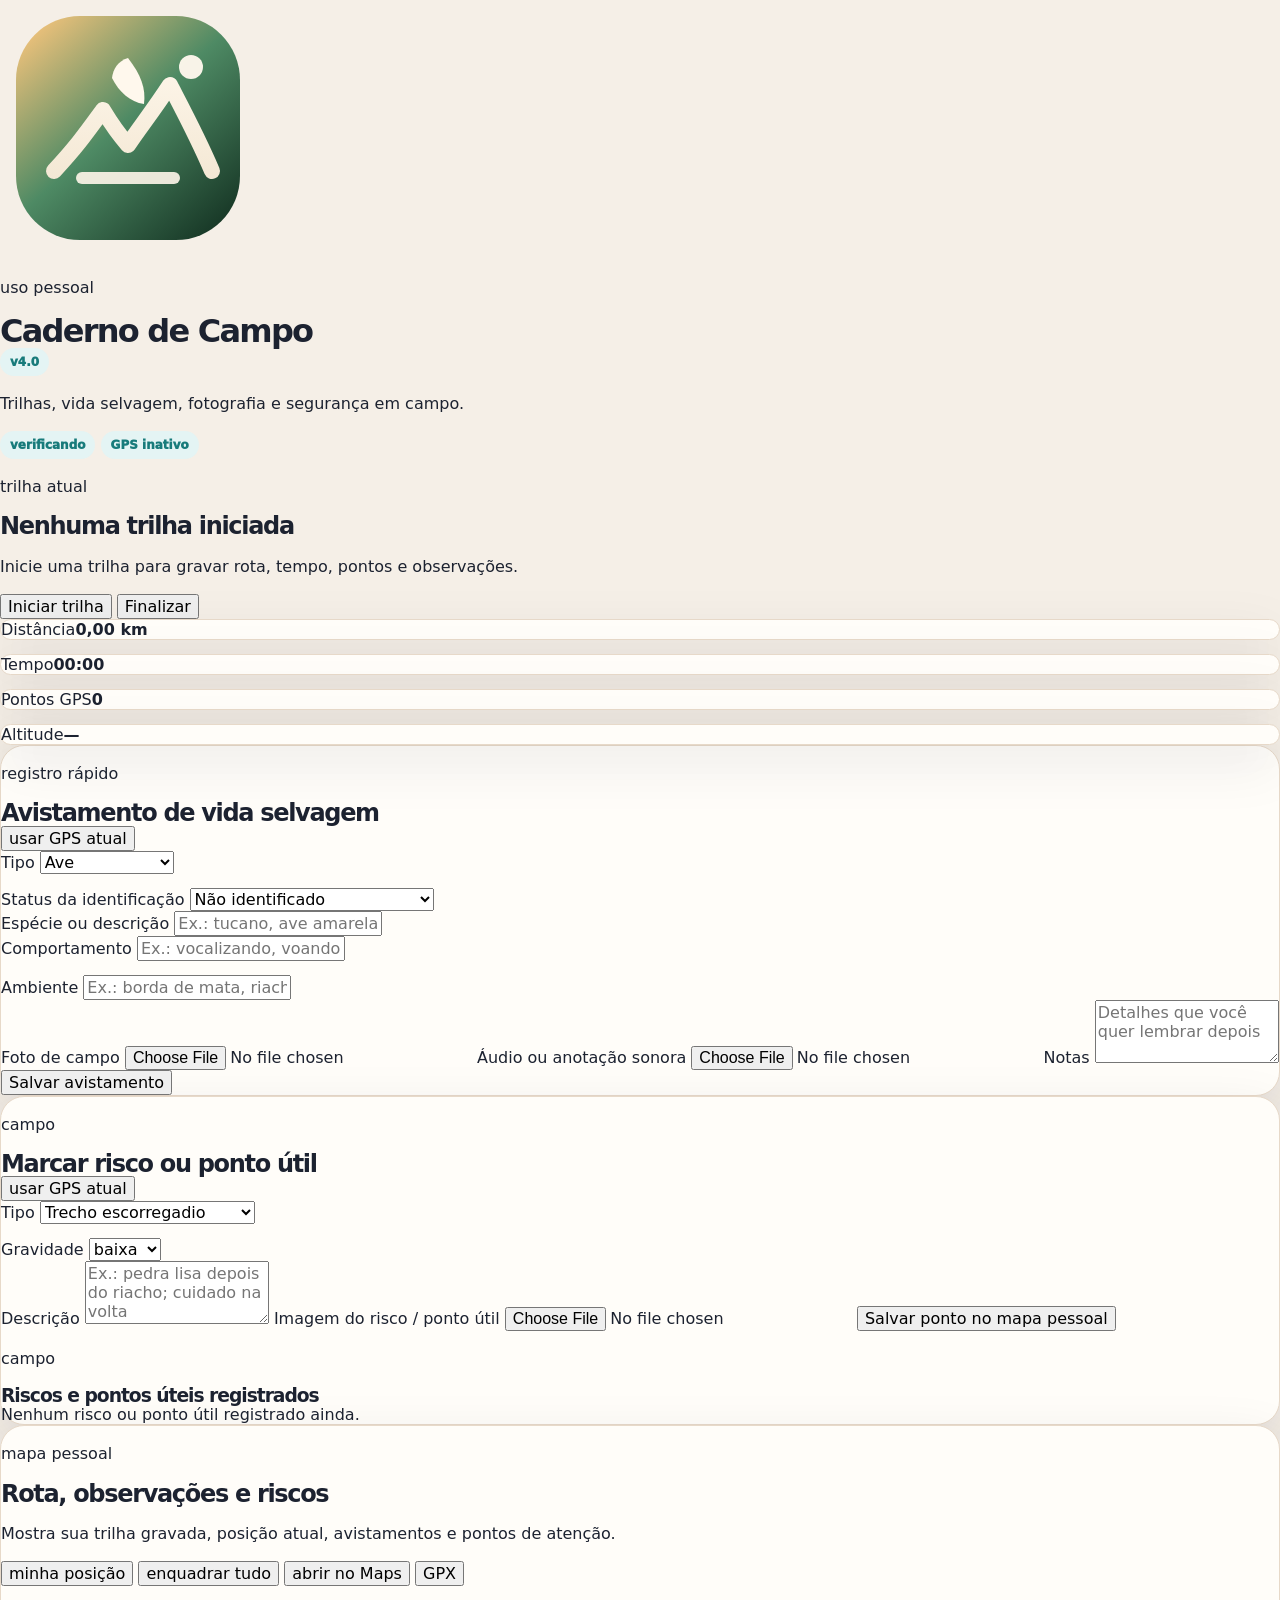
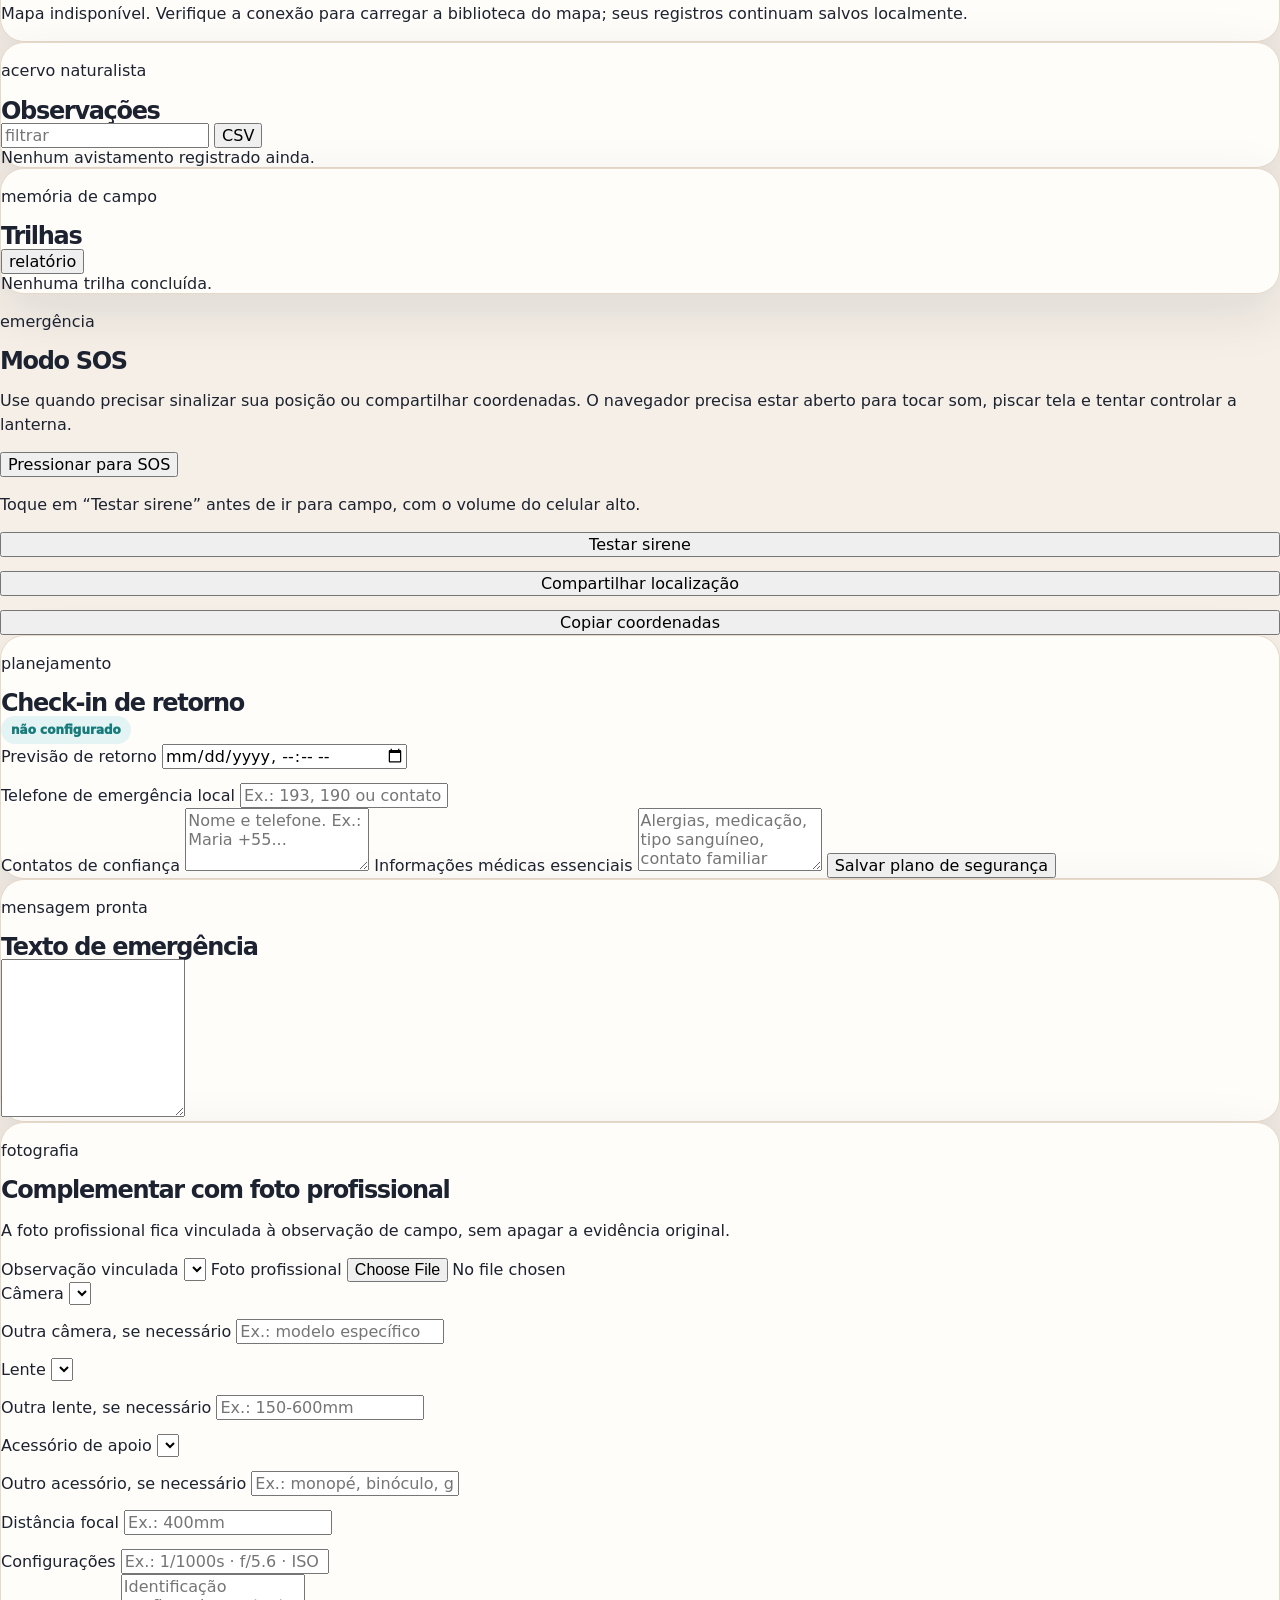
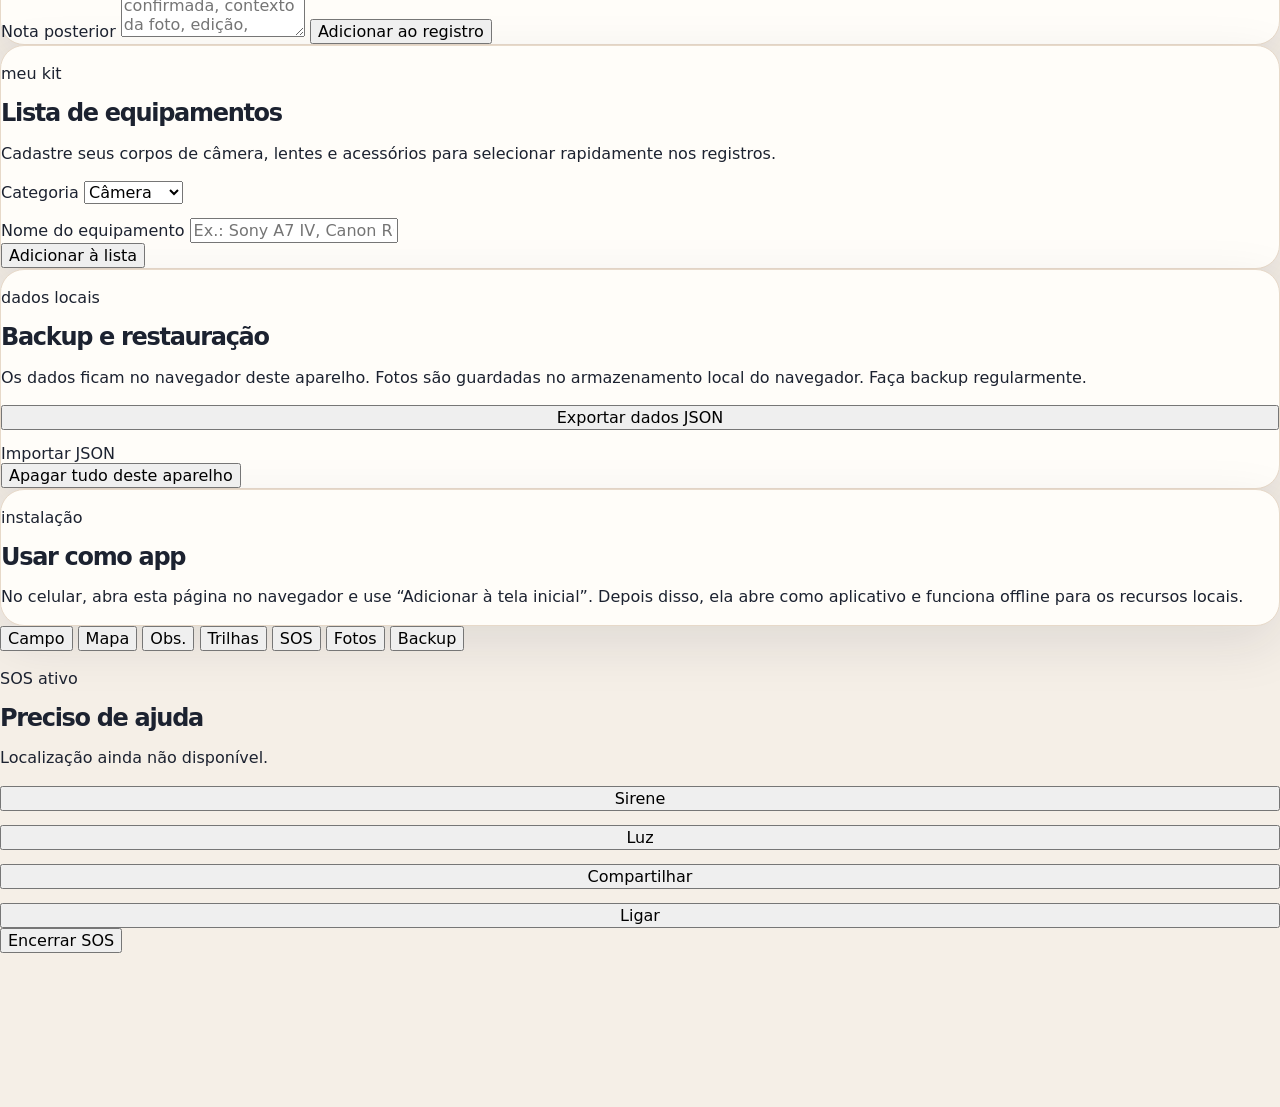
<file: index.html>
<!doctype html>
<html lang="pt-BR">
<head>
  <meta charset="utf-8">
  <meta name="viewport" content="width=device-width, initial-scale=1, viewport-fit=cover">
  <meta name="theme-color" content="#173726">
  <meta name="apple-mobile-web-app-capable" content="yes">
  <meta name="apple-mobile-web-app-title" content="Caderno de Campo">
  <title>Caderno de Campo · v4.0</title>
  <link rel="manifest" href="manifest.json">
  <link rel="stylesheet" href="styles.css">
</head>
<body>
  <div id="appShell">
    <header class="app-header">
      <div class="brand-block">
        <div class="brand-mark-wrap">
          <img src="logo.svg" alt="Logo Caderno de Campo" class="brand-logo">
        </div>
        <div class="brand-copy">
          <p class="eyebrow">uso pessoal</p>
          <div class="title-row">
            <h1>Caderno de Campo</h1>
            <span class="pill version-pill">v4.0</span>
          </div>
          <p class="header-subtitle">Trilhas, vida selvagem, fotografia e segurança em campo.</p>
        </div>
      </div>
      <div class="status-stack">
        <span id="onlineStatus" class="pill">verificando</span>
        <span id="gpsStatus" class="pill muted">GPS inativo</span>
      </div>
    </header>

    <main>
      <section id="screen-campo" class="screen active">
        <div class="hero-card">
          <div>
            <p class="eyebrow">trilha atual</p>
            <h2 id="activeTrailName">Nenhuma trilha iniciada</h2>
            <p id="activeTrailMeta" class="muted-text">Inicie uma trilha para gravar rota, tempo, pontos e observações.</p>
          </div>
          <div class="hero-actions">
            <button id="btnStartTrail" class="primary" type="button">Iniciar trilha</button>
            <button id="btnEndTrail" class="danger hidden" type="button">Finalizar</button>
          </div>
        </div>

        <div class="grid two stats-grid">
          <article class="card stat-card"><span>Distância</span><strong id="statDistance">0,00 km</strong></article>
          <article class="card stat-card"><span>Tempo</span><strong id="statDuration">00:00</strong></article>
          <article class="card stat-card"><span>Pontos GPS</span><strong id="statPoints">0</strong></article>
          <article class="card stat-card"><span>Altitude</span><strong id="statAltitude">—</strong></article>
        </div>

        <article class="card">
          <div class="section-title">
            <div>
              <p class="eyebrow">registro rápido</p>
              <h2>Avistamento de vida selvagem</h2>
            </div>
            <button id="btnUseLocationObs" class="ghost small" type="button">usar GPS atual</button>
          </div>

          <form id="observationForm" class="form-stack">
            <div class="grid two">
              <label>Tipo
                <select id="obsType" required>
                  <option value="Ave">Ave</option>
                  <option value="Mamífero">Mamífero</option>
                  <option value="Réptil">Réptil</option>
                  <option value="Anfíbio">Anfíbio</option>
                  <option value="Inseto">Inseto</option>
                  <option value="Planta">Planta</option>
                  <option value="Fungo">Fungo</option>
                  <option value="Pegada/rastro">Pegada/rastro</option>
                  <option value="Som/canto">Som/canto</option>
                  <option value="Ninho/toca">Ninho/toca</option>
                  <option value="Outro">Outro</option>
                </select>
              </label>
              <label>Status da identificação
                <select id="obsStatus">
                  <option value="Não identificado">Não identificado</option>
                  <option value="Identificação provável">Identificação provável</option>
                  <option value="Confirmado por mim">Confirmado por mim</option>
                  <option value="Confirmado posteriormente">Confirmado posteriormente</option>
                </select>
              </label>
            </div>

            <label>Espécie ou descrição
              <input id="obsSpecies" type="text" placeholder="Ex.: tucano, ave amarela, pegada na lama">
            </label>

            <div class="grid two">
              <label>Comportamento
                <input id="obsBehavior" type="text" placeholder="Ex.: vocalizando, voando, se alimentando">
              </label>
              <label>Ambiente
                <input id="obsHabitat" type="text" placeholder="Ex.: borda de mata, riacho, clareira">
              </label>
            </div>

            <label>Foto de campo
              <input id="obsFieldPhoto" type="file" accept="image/*" capture="environment">
            </label>

            <label>Áudio ou anotação sonora
              <input id="obsAudio" type="file" accept="audio/*" capture>
            </label>

            <label>Notas
              <textarea id="obsNotes" rows="3" placeholder="Detalhes que você quer lembrar depois"></textarea>
            </label>

            <input id="obsLat" type="hidden">
            <input id="obsLng" type="hidden">
            <button class="primary" type="submit">Salvar avistamento</button>
          </form>
        </article>

        <article class="card">
          <div class="section-title">
            <div>
              <p class="eyebrow">campo</p>
              <h2>Marcar risco ou ponto útil</h2>
            </div>
            <button id="btnUseLocationRisk" class="ghost small" type="button">usar GPS atual</button>
          </div>

          <form id="riskForm" class="form-stack">
            <div class="grid two">
              <label>Tipo
                <select id="riskType">
                  <option value="Trecho escorregadio">Trecho escorregadio</option>
                  <option value="Ponte ruim">Ponte ruim</option>
                  <option value="Árvore caída">Árvore caída</option>
                  <option value="Travessia perigosa">Travessia perigosa</option>
                  <option value="Enxame">Enxame</option>
                  <option value="Animal agressivo">Animal agressivo</option>
                  <option value="Área alagada">Área alagada</option>
                  <option value="Barranco/queda">Barranco/queda</option>
                  <option value="Ponto sem sinal">Ponto sem sinal</option>
                  <option value="Ponto de água">Ponto de água</option>
                  <option value="Bom ponto de descanso">Bom ponto de descanso</option>
                  <option value="Outro">Outro</option>
                </select>
              </label>
              <label>Gravidade
                <select id="riskSeverity">
                  <option value="baixa">baixa</option>
                  <option value="média">média</option>
                  <option value="alta">alta</option>
                </select>
              </label>
            </div>
            <label>Descrição
              <textarea id="riskNotes" rows="3" placeholder="Ex.: pedra lisa depois do riacho; cuidado na volta"></textarea>
            </label>
            <label>Imagem do risco / ponto útil
              <input id="riskPhoto" type="file" accept="image/*" capture="environment">
            </label>
            <input id="riskLat" type="hidden">
            <input id="riskLng" type="hidden">
            <button class="secondary" type="submit">Salvar ponto no mapa pessoal</button>
          </form>
          <div class="inline-list-header">
            <div>
              <p class="eyebrow">campo</p>
              <h3>Riscos e pontos úteis registrados</h3>
            </div>
          </div>
          <div id="risksList" class="list empty-state">Nenhum risco ou ponto útil registrado ainda.</div>
        </article>
      </section>

      <section id="screen-mapa" class="screen">
        <article class="card map-card">
          <div class="section-title map-title">
            <div>
              <p class="eyebrow">mapa pessoal</p>
              <h2>Rota, observações e riscos</h2>
              <p class="muted-text">Mostra sua trilha gravada, posição atual, avistamentos e pontos de atenção.</p>
            </div>
            <div class="map-actions toolbar-actions">
              <button id="btnLocateOnMap" class="ghost small" type="button">minha posição</button>
              <button id="btnFitMap" class="ghost small" type="button">enquadrar tudo</button>
              <button id="btnOpenGoogleMaps" class="ghost small" type="button">abrir no Maps</button>
              <button id="btnExportGpx" class="ghost small" type="button">GPX</button>
            </div>
          </div>
          <div id="mapCanvas" class="map-canvas" role="application" aria-label="Mapa da trilha"></div>
          <p id="mapFallback" class="muted-text map-fallback hidden">Mapa indisponível. Verifique a conexão para carregar a biblioteca do mapa; seus registros continuam salvos localmente.</p>
        </article>
      </section>

      <section id="screen-observacoes" class="screen">
        <article class="card">
          <div class="section-title">
            <div>
              <p class="eyebrow">acervo naturalista</p>
              <h2>Observações</h2>
            </div>
            <div class="toolbar-actions">
              <input id="obsSearch" class="compact-input" type="search" placeholder="filtrar">
              <button id="btnExportCsv" class="ghost small" type="button">CSV</button>
            </div>
          </div>
          <div id="observationsList" class="list empty-state">Nenhum avistamento registrado ainda.</div>
        </article>
      </section>

      <section id="screen-trilhas" class="screen">
        <article class="card">
          <div class="section-title">
            <div>
              <p class="eyebrow">memória de campo</p>
              <h2>Trilhas</h2>
            </div>
            <button id="btnPrintTrail" class="ghost small" type="button">relatório</button>
          </div>
          <div id="trailsList" class="list empty-state">Nenhuma trilha concluída.</div>
        </article>
      </section>

      <section id="screen-seguranca" class="screen">
        <article class="sos-card">
          <p class="eyebrow">emergência</p>
          <h2>Modo SOS</h2>
          <p>Use quando precisar sinalizar sua posição ou compartilhar coordenadas. O navegador precisa estar aberto para tocar som, piscar tela e tentar controlar a lanterna.</p>
          <button id="btnActivateSOS" class="sos-button" type="button">Pressionar para SOS</button>
          <p id="sirenStatus" class="siren-status" data-tone="idle">Toque em “Testar sirene” antes de ir para campo, com o volume do celular alto.</p>
          <div class="grid two">
            <button id="btnTestSiren" class="secondary" type="button">Testar sirene</button>
            <button id="btnShareLocation" class="secondary" type="button">Compartilhar localização</button>
            <button id="btnCopyLocation" class="secondary" type="button">Copiar coordenadas</button>
          </div>
        </article>

        <article class="card">
          <div class="section-title">
            <div>
              <p class="eyebrow">planejamento</p>
              <h2>Check-in de retorno</h2>
            </div>
            <span id="returnStatus" class="pill muted">não configurado</span>
          </div>
          <form id="safetyForm" class="form-stack">
            <div class="grid two">
              <label>Previsão de retorno
                <input id="plannedReturn" type="datetime-local">
              </label>
              <label>Telefone de emergência local
                <input id="emergencyPhone" type="tel" placeholder="Ex.: 193, 190 ou contato local">
              </label>
            </div>
            <label>Contatos de confiança
              <textarea id="trustedContacts" rows="3" placeholder="Nome e telefone. Ex.: Maria +55..."></textarea>
            </label>
            <label>Informações médicas essenciais
              <textarea id="medicalInfo" rows="3" placeholder="Alergias, medicação, tipo sanguíneo, contato familiar"></textarea>
            </label>
            <button class="primary" type="submit">Salvar plano de segurança</button>
          </form>
        </article>

        <article class="card">
          <p class="eyebrow">mensagem pronta</p>
          <h2>Texto de emergência</h2>
          <textarea id="emergencyMessage" rows="8" readonly></textarea>
        </article>
      </section>

      <section id="screen-acervo" class="screen">
        <article class="card">
          <div class="section-title">
            <div>
              <p class="eyebrow">fotografia</p>
              <h2>Complementar com foto profissional</h2>
              <p class="muted-text">A foto profissional fica vinculada à observação de campo, sem apagar a evidência original.</p>
            </div>
          </div>
          <form id="portfolioForm" class="form-stack">
            <label>Observação vinculada
              <select id="portfolioObservation"></select>
            </label>
            <label>Foto profissional
              <input id="portfolioPhoto" type="file" accept="image/*">
            </label>
            <div class="grid two">
              <label>Câmera
                <select id="cameraModel"></select>
              </label>
              <label>Outra câmera, se necessário
                <input id="cameraOther" type="text" placeholder="Ex.: modelo específico">
              </label>
              <label>Lente
                <select id="lensModel"></select>
              </label>
              <label>Outra lente, se necessário
                <input id="lensOther" type="text" placeholder="Ex.: 150-600mm">
              </label>
              <label>Acessório de apoio
                <select id="accessoryUsed"></select>
              </label>
              <label>Outro acessório, se necessário
                <input id="accessoryOther" type="text" placeholder="Ex.: monopé, binóculo, gravador">
              </label>
              <label>Distância focal
                <input id="focalLength" type="text" placeholder="Ex.: 400mm">
              </label>
              <label>Configurações
                <input id="shotSettings" type="text" placeholder="Ex.: 1/1000s · f/5.6 · ISO 800">
              </label>
            </div>
            <label>Nota posterior
              <textarea id="portfolioNote" rows="3" placeholder="Identificação confirmada, contexto da foto, edição, observações"></textarea>
            </label>
            <button class="primary" type="submit">Adicionar ao registro</button>
          </form>
        </article>

        <article class="card">
          <div class="section-title">
            <div>
              <p class="eyebrow">meu kit</p>
              <h2>Lista de equipamentos</h2>
              <p class="muted-text">Cadastre seus corpos de câmera, lentes e acessórios para selecionar rapidamente nos registros.</p>
            </div>
          </div>
          <form id="equipmentForm" class="form-stack equipment-form">
            <div class="grid two">
              <label>Categoria
                <select id="equipmentCategory">
                  <option value="Câmera">Câmera</option>
                  <option value="Lente">Lente</option>
                  <option value="Acessório">Acessório</option>
                </select>
              </label>
              <label>Nome do equipamento
                <input id="equipmentName" type="text" placeholder="Ex.: Sony A7 IV, Canon R6, 100-500mm">
              </label>
            </div>
            <button class="secondary" type="submit">Adicionar à lista</button>
          </form>
          <div id="equipmentList" class="equipment-list"></div>
        </article>
      </section>

      <section id="screen-config" class="screen">
        <article class="card">
          <div class="section-title">
            <div>
              <p class="eyebrow">dados locais</p>
              <h2>Backup e restauração</h2>
            </div>
          </div>
          <p class="muted-text">Os dados ficam no navegador deste aparelho. Fotos são guardadas no armazenamento local do navegador. Faça backup regularmente.</p>
          <div class="grid two">
            <button id="btnExport" class="secondary" type="button">Exportar dados JSON</button>
            <label class="button-like secondary">Importar JSON
              <input id="importJson" type="file" accept="application/json" hidden>
            </label>
          </div>
          <button id="btnClearAll" class="danger secondary-spacing" type="button">Apagar tudo deste aparelho</button>
        </article>

        <article class="card">
          <p class="eyebrow">instalação</p>
          <h2>Usar como app</h2>
          <p class="muted-text">No celular, abra esta página no navegador e use “Adicionar à tela inicial”. Depois disso, ela abre como aplicativo e funciona offline para os recursos locais.</p>
        </article>
      </section>
    </main>

    <nav class="bottom-nav" aria-label="Navegação principal">
      <button class="nav-btn active" data-target="campo" type="button"><span>Campo</span></button>
      <button class="nav-btn" data-target="mapa" type="button"><span>Mapa</span></button>
      <button class="nav-btn" data-target="observacoes" type="button"><span>Obs.</span></button>
      <button class="nav-btn" data-target="trilhas" type="button"><span>Trilhas</span></button>
      <button class="nav-btn" data-target="seguranca" type="button"><span>SOS</span></button>
      <button class="nav-btn" data-target="acervo" type="button"><span>Fotos</span></button>
      <button class="nav-btn" data-target="config" type="button"><span>Backup</span></button>
    </nav>
  </div>

  <div id="trailModal" class="modal hidden" role="dialog" aria-modal="true">
    <div class="modal-card">
      <h2>Iniciar trilha</h2>
      <form id="startTrailForm" class="form-stack">
        <label>Nome da trilha
          <input id="trailNameInput" type="text" placeholder="Ex.: Trilha da Cachoeira Alta" required>
        </label>
        <label>Local
          <input id="trailPlaceInput" type="text" placeholder="Ex.: Serra do Japi, reserva, fazenda">
        </label>
        <label>Observação inicial
          <textarea id="trailStartNotes" rows="3" placeholder="Clima, objetivo, equipamento, companhia"></textarea>
        </label>
        <div class="grid two">
          <button class="primary" type="submit">Começar agora</button>
          <button id="btnCancelTrail" class="ghost" type="button">Cancelar</button>
        </div>
      </form>
    </div>
  </div>

  <div id="sosOverlay" class="sos-overlay hidden" role="dialog" aria-modal="true">
    <div class="sos-overlay-card">
      <p class="eyebrow">SOS ativo</p>
      <h2>Preciso de ajuda</h2>
      <p id="sosCoordinates" class="coordinates">Localização ainda não disponível.</p>
      <p id="sosMeta" class="muted-text"></p>
      <div class="grid two">
        <button id="btnSiren" class="primary" type="button">Sirene</button>
        <button id="btnLight" class="primary" type="button">Luz</button>
        <button id="btnShareSOS" class="secondary" type="button">Compartilhar</button>
        <button id="btnCallEmergency" class="secondary" type="button">Ligar</button>
      </div>
      <button id="btnStopSOS" class="danger full-width" type="button">Encerrar SOS</button>
    </div>
  </div>

  <div id="mediaModal" class="modal hidden" role="dialog" aria-modal="true">
    <div class="modal-card media-modal-card">
      <button id="btnCloseMedia" class="close-btn" type="button" aria-label="Fechar">×</button>
      <p class="eyebrow">mídia registrada</p>
      <h2 id="mediaViewerTitle">Registro</h2>
      <div id="mediaViewerBody" class="media-viewer-body"></div>
      <p id="mediaViewerMeta" class="muted-text"></p>
      <a id="mediaDownload" class="secondary full-width hidden" href="#" download>Abrir arquivo em nova aba</a>
    </div>
  </div>

  <template id="observationTemplate">
    <article class="list-item">
      <div class="thumb"></div>
      <div class="list-content">
        <div class="list-title-row">
          <strong class="item-title"></strong>
          <span class="pill item-type"></span>
        </div>
        <p class="item-meta"></p>
        <p class="item-notes"></p>
        <div class="media-row"></div>
        <div class="item-actions">
          <button class="media-chip media-button detail-trigger" type="button">Ver detalhes</button>
        </div>
      </div>
    </article>
  </template>


  <template id="riskTemplate">
    <article class="list-item">
      <div class="thumb"></div>
      <div class="list-content">
        <div class="list-title-row">
          <strong class="item-title"></strong>
          <span class="pill item-type"></span>
        </div>
        <p class="item-meta"></p>
        <p class="item-notes"></p>
        <div class="media-row"></div>
        <div class="item-actions">
          <button class="media-chip media-button detail-trigger" type="button">Ver detalhes</button>
        </div>
      </div>
    </article>
  </template>

  <template id="trailTemplate">
    <article class="list-item no-thumb">
      <div class="list-content">
        <div class="list-title-row">
          <strong class="item-title"></strong>
          <span class="pill item-distance"></span>
        </div>
        <p class="item-meta"></p>
        <p class="item-notes"></p>
        <div class="item-actions">
          <button class="media-chip media-button trail-open-map" type="button">Ver no mapa</button>
          <button class="media-chip media-button trail-open-play" type="button">Play da trilha</button>
        </div>
        <details>
          <summary>Ver pontos e estatísticas</summary>
          <pre class="trail-details"></pre>
        </details>
      </div>
    </article>
  </template>

  <div id="detailModal" class="modal hidden" role="dialog" aria-modal="true">
    <div class="modal-card detail-modal-card">
      <button id="btnCloseDetail" class="close-btn" type="button" aria-label="Fechar">×</button>
      <p id="detailEyebrow" class="eyebrow">detalhes</p>
      <h2 id="detailTitle">Detalhes</h2>
      <p id="detailMeta" class="muted-text"></p>
      <div id="detailBody" class="detail-modal-body"></div>
    </div>
  </div>

  <div id="trailPlayerModal" class="modal hidden" role="dialog" aria-modal="true">
    <div class="modal-card trail-player-card">
      <button id="btnCloseTrailPlayer" class="close-btn" type="button" aria-label="Fechar">×</button>
      <p class="eyebrow">relatório interativo</p>
      <h2 id="trailPlayerTitle">Trilha no mapa</h2>
      <p id="trailPlayerMeta" class="muted-text"></p>
      <div class="trail-player-toolbar">
        <button id="btnTrailPlayback" class="primary" type="button">Play</button>
        <button id="btnTrailPlaybackReset" class="ghost" type="button">Reiniciar</button>
        <button id="btnTrailPlayerMaps" class="ghost" type="button">Abrir no Maps</button>
        <label class="speed-label">Velocidade
          <select id="trailPlaybackSpeed">
            <option value="1">1x</option>
            <option value="2">2x</option>
            <option value="4">4x</option>
            <option value="8">8x</option>
          </select>
        </label>
      </div>
      <div id="trailPlayerMap" class="map-canvas mini-map" role="application" aria-label="Mapa de playback da trilha"></div>
      <div class="grid two trail-related-grid">
        <article class="sub-card">
          <div class="section-title compact">
            <div>
              <p class="eyebrow">observações</p>
              <h3>Observações registradas</h3>
            </div>
          </div>
          <div id="trailPlayerObsList" class="mini-list empty-state">Nenhuma observação nesta trilha.</div>
        </article>
        <article class="sub-card">
          <div class="section-title compact">
            <div>
              <p class="eyebrow">riscos</p>
              <h3>Riscos e pontos úteis</h3>
            </div>
          </div>
          <div id="trailPlayerRiskList" class="mini-list empty-state">Nenhum risco ou ponto útil nesta trilha.</div>
        </article>
      </div>
    </div>
  </div>

  <audio id="sirenAudio" src="assets/siren.wav" preload="auto" loop playsinline></audio>
  <video id="sirenVideo" src="assets/siren.mp4" preload="auto" loop playsinline></video>
  <audio id="unlockAudio" src="assets/unlock.wav" preload="auto" playsinline></audio>
  <script src="app.js" defer></script>
</body>
</html>
</file>
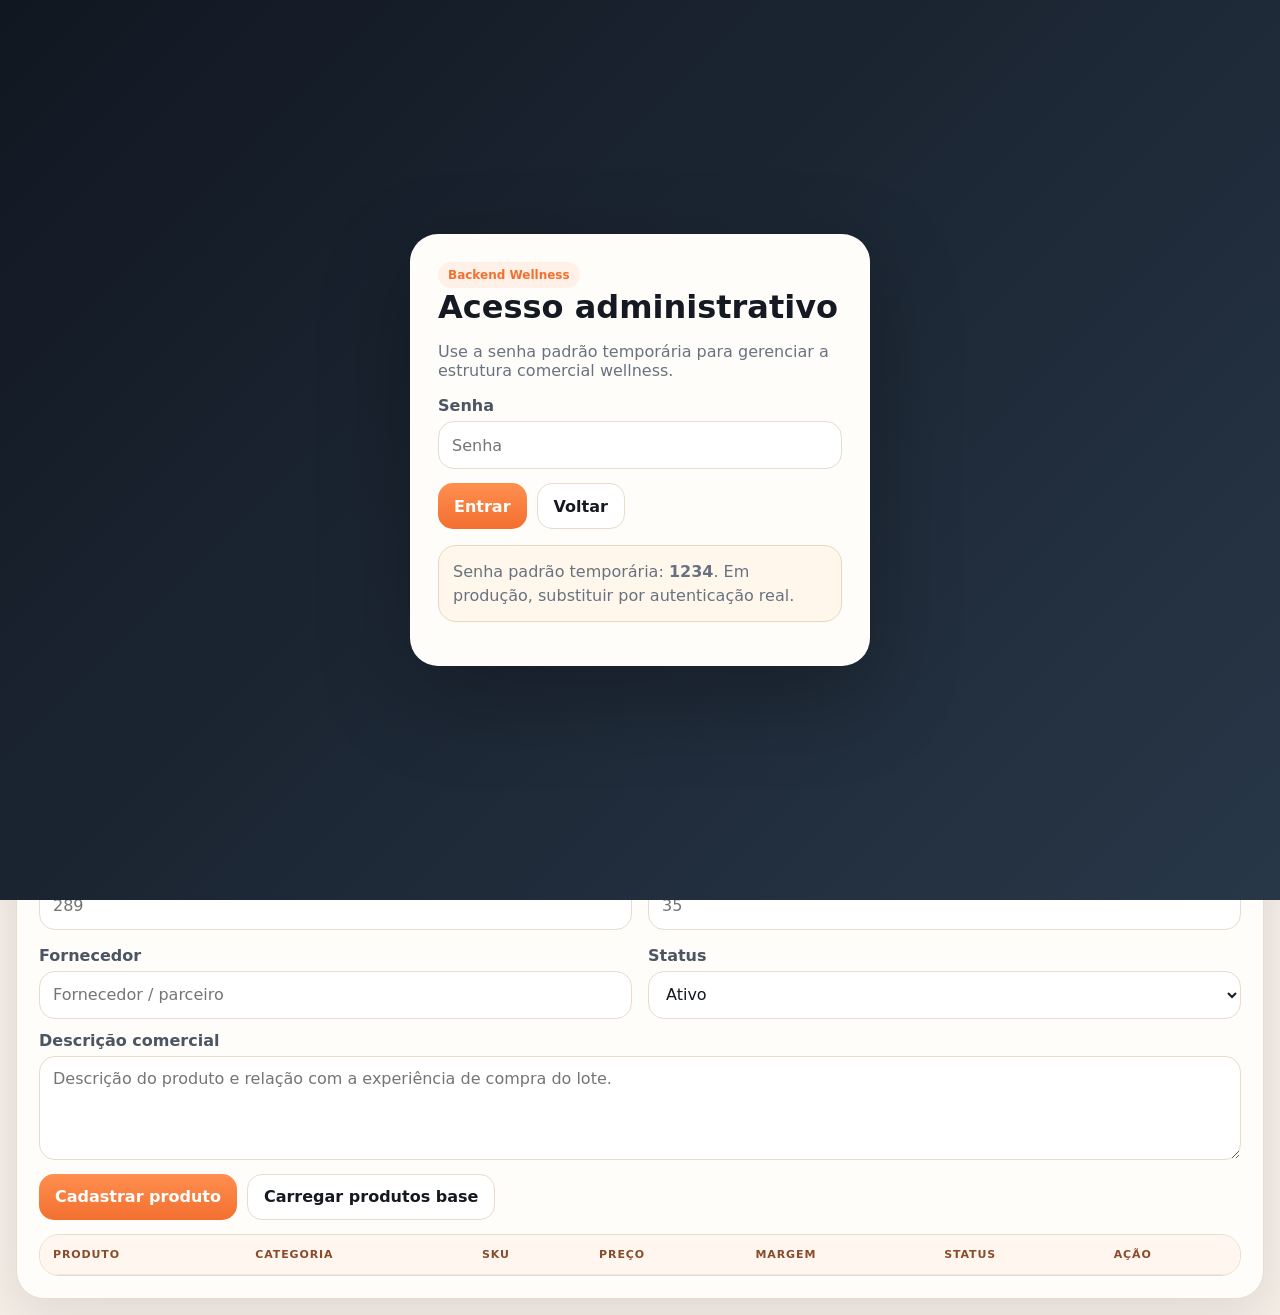
<file: backend-wellness.html>
<!doctype html>
<html lang="pt-BR">
<head>
<meta charset="utf-8">
<meta name="viewport" content="width=device-width, initial-scale=1, viewport-fit=cover">
<title>Futura Casa | Backend Wellness</title>
<style>
:root{
  --bg:#f5efe7;--paper:#fffdf9;--paper2:#fbf4eb;--ink:#151922;--muted:#697280;--line:#e7dccd;
  --orange:#f36f2f;--orange2:#ff8f50;--green:#2f7a4f;--dark:#111721;--shadow:0 18px 54px rgba(16,20,29,.10);
}
*{box-sizing:border-box}
body{margin:0;background:radial-gradient(circle at 10% -10%,rgba(243,111,47,.18),transparent 32rem),var(--bg);font-family:Inter,system-ui,-apple-system,Segoe UI,Arial,sans-serif;color:var(--ink)}
button,input,select,textarea{font:inherit}
a{color:inherit;text-decoration:none}
.wrap{width:min(100% - 32px,1280px);margin:auto}
.top{position:sticky;top:0;z-index:10;background:rgba(17,23,33,.96);color:#fff;backdrop-filter:blur(14px);box-shadow:0 10px 34px rgba(0,0,0,.18)}
.topin{min-height:86px;display:flex;align-items:center;justify-content:space-between;gap:16px}
.brand small{display:block;color:#ffb289;text-transform:uppercase;letter-spacing:.18em;font-weight:900;font-size:11px}
.brand b{font-size:24px}
.nav{display:flex;gap:10px;flex-wrap:wrap}
.btn{border:0;border-radius:15px;min-height:46px;padding:0 16px;font-weight:900;display:inline-flex;align-items:center;justify-content:center;gap:8px;cursor:pointer}
.btn.primary{background:linear-gradient(180deg,var(--orange2),var(--orange));color:#fff}.btn.light{background:#fff;border:1px solid var(--line);color:var(--ink)}.btn.dark{background:var(--dark);color:#fff}.btn.small{min-height:38px;padding:0 12px;border-radius:12px;font-size:13px}
.hero{padding:34px 0 18px}.heroCard{background:linear-gradient(135deg,#111721 0%,#243343 55%,#6c3519 100%);color:#fff;border-radius:32px;padding:32px;box-shadow:var(--shadow)}
.eyebrow{color:var(--orange);font-size:12px;letter-spacing:.18em;text-transform:uppercase;font-weight:950}.hero h1{font-size:clamp(36px,5vw,72px);line-height:1;margin:10px 0 12px;letter-spacing:-.06em}.hero p{max-width:760px;color:rgba(255,255,255,.78);font-size:18px;line-height:1.55}
.grid{display:grid;gap:16px}.grid.kpis{grid-template-columns:repeat(4,minmax(0,1fr));margin:18px 0}.kpi{background:var(--paper);border:1px solid var(--line);border-radius:24px;padding:20px;box-shadow:var(--shadow)}.kpi small{display:block;color:var(--muted);font-weight:800}.kpi b{font-size:30px;color:var(--orange)}
.panel{background:var(--paper);border:1px solid var(--line);border-radius:28px;padding:22px;box-shadow:var(--shadow);margin:16px 0}.panel h2{margin:0 0 8px;font-size:28px;letter-spacing:-.04em}.panel p{color:var(--muted);line-height:1.5}.cols{display:grid;grid-template-columns:1fr 1fr;gap:16px}.field{display:grid;gap:6px}.field label{font-weight:900;color:#4b5563}.field input,.field select,.field textarea{border:1px solid var(--line);border-radius:16px;background:#fff;min-height:48px;padding:0 13px;color:var(--ink);outline:0}.field textarea{min-height:104px;padding:12px 13px}
.actions{display:flex;gap:10px;flex-wrap:wrap;margin-top:14px}
.tableWrap{overflow:auto;border:1px solid var(--line);border-radius:20px;background:#fff;margin-top:14px}table{width:100%;border-collapse:collapse;min-width:860px}th,td{text-align:left;border-bottom:1px solid #efe6da;padding:13px;font-size:14px}th{background:#fff7ef;color:#8a4b2a;text-transform:uppercase;letter-spacing:.08em;font-size:11px}tr:last-child td{border-bottom:0}.tag{display:inline-flex;border-radius:999px;padding:6px 10px;background:#fff1e8;color:var(--orange);font-weight:900;font-size:12px}
.tabs{display:flex;gap:8px;flex-wrap:wrap;margin:16px 0}.tabs button{border:1px solid var(--line);background:#fff;color:var(--muted);border-radius:999px;padding:10px 14px;font-weight:900}.tabs button.active{background:linear-gradient(180deg,var(--orange2),var(--orange));color:#fff;border-color:transparent}.tabPanel{display:none}.tabPanel.active{display:block}
.login{position:fixed;inset:0;background:linear-gradient(135deg,#111721,#283748);display:grid;place-items:center;z-index:99;padding:22px}.loginCard{width:min(460px,100%);background:#fffdf9;border-radius:28px;padding:28px;box-shadow:0 30px 90px rgba(0,0,0,.28)}.loginCard h1{margin:0 0 8px}.loginCard p{color:var(--muted)}
.note{background:#fff7ec;border:1px solid #ead7be;color:#765733;border-radius:18px;padding:14px;line-height:1.45}
@media(max-width:900px){.grid.kpis,.cols{grid-template-columns:1fr}.topin{display:grid;padding:16px 0}.heroCard{padding:24px}}
</style>
</head>
<body>
<div class="login" id="login">
  <div class="loginCard">
    <span class="tag">Backend Wellness</span>
    <h1>Acesso administrativo</h1>
    <p>Use a senha padrão temporária para gerenciar a estrutura comercial wellness.</p>
    <div class="field"><label>Senha</label><input id="pass" type="password" placeholder="Senha"></div>
    <div class="actions"><button class="btn primary" id="enter">Entrar</button><a class="btn light" href="index.html">Voltar</a></div>
    <p class="note">Senha padrão temporária: <b>1234</b>. Em produção, substituir por autenticação real.</p>
  </div>
</div>

<header class="top">
  <div class="wrap topin">
    <div class="brand"><small>Futura Casa</small><b>Backend Wellness</b></div>
    <nav class="nav"><a class="btn light" href="index.html">Voltar à plataforma</a><button class="btn primary" id="exportJson">Exportar JSON</button></nav>
  </div>
</header>

<main class="wrap">
  <section class="hero">
    <div class="heroCard">
      <div class="eyebrow">Estrutura comercial</div>
      <h1>Loja, avaliação e coluna médica.</h1>
      <p>Painel conceitual para gerir produtos wellness, avaliações, perguntas para a coluna do médico, pedidos e serviços vinculados à experiência de compra do lote.</p>
    </div>
  </section>

  <section class="grid kpis">
    <article class="kpi"><small>Produtos ativos</small><b id="kpiProducts">0</b></article>
    <article class="kpi"><small>Pedidos wellness</small><b id="kpiOrders">0</b></article>
    <article class="kpi"><small>Avaliações</small><b id="kpiAssessments">0</b></article>
    <article class="kpi"><small>Pautas médicas</small><b id="kpiDoctor">0</b></article>
  </section>

  <div class="tabs">
    <button class="active" data-tab="produtos">Produtos</button>
    <button data-tab="pedidos">Pedidos</button>
    <button data-tab="avaliacoes">Avaliações</button>
    <button data-tab="medico">Coluna do Médico</button>
    <button data-tab="config">Configurações</button>
  </div>

  <section class="panel tabPanel active" id="produtos">
    <h2>Produtos da Loja Wellness</h2>
    <p>Cadastre itens vendáveis, margens, fornecedores e status comercial.</p>
    <div class="cols">
      <div class="field"><label>Produto</label><input id="productName" placeholder="Ex.: Kit Aromaterapia Residencial"></div>
      <div class="field"><label>Marca</label><input id="productBrand" placeholder="Ex.: Arquitetura dos Sentidos"></div>
      <div class="field"><label>Categoria</label><select id="productCategory"><option>Aromaterapia</option><option>Biofilia</option><option>Sono e luz</option><option>Água e ar</option><option>Consultoria</option></select></div>
      <div class="field"><label>SKU</label><input id="productSku" placeholder="ADS-001"></div>
      <div class="field"><label>Preço</label><input id="productPrice" type="number" placeholder="289"></div>
      <div class="field"><label>Margem estimada (%)</label><input id="productMargin" type="number" placeholder="35"></div>
      <div class="field"><label>Fornecedor</label><input id="productSupplier" placeholder="Fornecedor / parceiro"></div>
      <div class="field"><label>Status</label><select id="productStatus"><option>Ativo</option><option>Em análise</option><option>Pausado</option></select></div>
    </div>
    <div class="field" style="margin-top:12px"><label>Descrição comercial</label><textarea id="productDesc" placeholder="Descrição do produto e relação com a experiência de compra do lote."></textarea></div>
    <div class="actions"><button class="btn primary" id="addProduct">Cadastrar produto</button><button class="btn light" id="seedProducts">Carregar produtos base</button></div>
    <div class="tableWrap"><table><thead><tr><th>Produto</th><th>Categoria</th><th>SKU</th><th>Preço</th><th>Margem</th><th>Status</th><th>Ação</th></tr></thead><tbody id="productsTable"></tbody></table></div>
  </section>

  <section class="panel tabPanel" id="pedidos">
    <h2>Pedidos e sacolas wellness</h2>
    <p>Controle de oportunidades geradas a partir da loja wellness.</p>
    <div class="cols">
      <div class="field"><label>Cliente</label><input id="orderClient" placeholder="Nome do cliente"></div>
      <div class="field"><label>Produto/serviço</label><input id="orderItem" placeholder="Item solicitado"></div>
      <div class="field"><label>Valor</label><input id="orderValue" type="number" placeholder="0"></div>
      <div class="field"><label>Etapa</label><select id="orderStage"><option>Novo lead</option><option>Em atendimento</option><option>Incluído na proposta</option><option>Fechado</option><option>Perdido</option></select></div>
    </div>
    <div class="actions"><button class="btn primary" id="addOrder">Cadastrar pedido</button></div>
    <div class="tableWrap"><table><thead><tr><th>Cliente</th><th>Item</th><th>Valor</th><th>Etapa</th><th>Ação</th></tr></thead><tbody id="ordersTable"></tbody></table></div>
  </section>

  <section class="panel tabPanel" id="avaliacoes">
    <h2>Avaliações de bem-estar</h2>
    <p>Agendamentos e consultas wellness que podem gerar relatório Casa & Rotina.</p>
    <div class="cols">
      <div class="field"><label>Cliente</label><input id="assessClient"></div>
      <div class="field"><label>Objetivo</label><select id="assessGoal"><option>Rotina e qualidade de vida</option><option>Sono e descanso</option><option>Aromaterapia</option><option>Paisagismo e biofilia</option></select></div>
      <div class="field"><label>Formato</label><select id="assessFormat"><option>Online</option><option>Presencial no empreendimento</option><option>Presencial na futura casa</option></select></div>
      <div class="field"><label>Status</label><select id="assessStatus"><option>Solicitada</option><option>Agendada</option><option>Realizada</option><option>Relatório enviado</option></select></div>
    </div>
    <div class="actions"><button class="btn primary" id="addAssessment">Cadastrar avaliação</button></div>
    <div class="tableWrap"><table><thead><tr><th>Cliente</th><th>Objetivo</th><th>Formato</th><th>Status</th><th>Ação</th></tr></thead><tbody id="assessmentsTable"></tbody></table></div>
  </section>

  <section class="panel tabPanel" id="medico">
    <h2>Coluna do Médico</h2>
    <p>Gestão comercial de conteúdos educativos, perguntas dos clientes, assinaturas e palestras.</p>
    <div class="cols">
      <div class="field"><label>Nome do médico/parceiro</label><input id="doctorName" value="Dr. Marcelo Viana"></div>
      <div class="field"><label>Modelo comercial</label><select id="doctorModel"><option>Conteúdo mensal</option><option>Avaliação por cliente</option><option>Palestra avulsa</option><option>Relatório Casa & Rotina</option></select></div>
      <div class="field"><label>Tema da pauta</label><input id="doctorTopic" placeholder="Ex.: Sono e rotina na casa nova"></div>
      <div class="field"><label>Valor comercial</label><input id="doctorValue" type="number" placeholder="490"></div>
    </div>
    <div class="field" style="margin-top:12px"><label>Pergunta ou pauta</label><textarea id="doctorQuestion" placeholder="Pergunta enviada pelo cliente ou tema editorial."></textarea></div>
    <div class="actions"><button class="btn primary" id="addDoctorTopic">Cadastrar pauta</button></div>
    <div class="note">A coluna é educativa e comercial. Não deve prometer diagnóstico, tratamento ou conduta médica individual dentro da plataforma.</div>
    <div class="tableWrap"><table><thead><tr><th>Médico</th><th>Modelo</th><th>Tema</th><th>Valor</th><th>Ação</th></tr></thead><tbody id="doctorTable"></tbody></table></div>
  </section>

  <section class="panel tabPanel" id="config">
    <h2>Configurações comerciais</h2>
    <p>Parâmetros para a operação da loja wellness.</p>
    <div class="cols">
      <div class="field"><label>Comissão do consultor (%)</label><input id="commissionConsultant" type="number" value="8"></div>
      <div class="field"><label>Comissão da plataforma (%)</label><input id="commissionPlatform" type="number" value="12"></div>
      <div class="field"><label>WhatsApp de destino</label><input id="whatsappTarget" placeholder="55..."></div>
      <div class="field"><label>Política comercial</label><select id="policy"><option>Itens podem entrar na proposta</option><option>Venda separada</option><option>Venda pós-reserva</option></select></div>
    </div>
    <div class="actions"><button class="btn primary" id="saveConfig">Salvar configurações</button><button class="btn light" id="clearAll">Limpar dados locais</button></div>
  </section>
</main>

<script>
const ADMIN_PASS='1234';
const KEY='fc_wellness_backend_v109';
const $=s=>document.querySelector(s);
const fmt=v=>new Intl.NumberFormat('pt-BR',{style:'currency',currency:'BRL'}).format(Number(v||0));
let db={products:[],orders:[],assessments:[],doctor:[],config:{}};
try{db=Object.assign(db,JSON.parse(localStorage.getItem(KEY)||'{}'))}catch(e){}
function save(){localStorage.setItem(KEY,JSON.stringify(db));render()}
function del(list,i){db[list].splice(i,1);save()}
function render(){
  $('#kpiProducts').textContent=db.products.length;
  $('#kpiOrders').textContent=db.orders.length;
  $('#kpiAssessments').textContent=db.assessments.length;
  $('#kpiDoctor').textContent=db.doctor.length;
  $('#productsTable').innerHTML=db.products.map((p,i)=>`<tr><td><b>${p.name}</b><br><small>${p.brand||''}</small></td><td>${p.category}</td><td>${p.sku}</td><td>${fmt(p.price)}</td><td>${p.margin||0}%</td><td><span class="tag">${p.status}</span></td><td><button class="btn light small" onclick="del('products',${i})">Remover</button></td></tr>`).join('');
  $('#ordersTable').innerHTML=db.orders.map((o,i)=>`<tr><td>${o.client}</td><td>${o.item}</td><td>${fmt(o.value)}</td><td><span class="tag">${o.stage}</span></td><td><button class="btn light small" onclick="del('orders',${i})">Remover</button></td></tr>`).join('');
  $('#assessmentsTable').innerHTML=db.assessments.map((a,i)=>`<tr><td>${a.client}</td><td>${a.goal}</td><td>${a.format}</td><td><span class="tag">${a.status}</span></td><td><button class="btn light small" onclick="del('assessments',${i})">Remover</button></td></tr>`).join('');
  $('#doctorTable').innerHTML=db.doctor.map((d,i)=>`<tr><td>${d.name}</td><td>${d.model}</td><td><b>${d.topic}</b><br><small>${d.question||''}</small></td><td>${fmt(d.value)}</td><td><button class="btn light small" onclick="del('doctor',${i})">Remover</button></td></tr>`).join('');
}
document.querySelectorAll('[data-tab]').forEach(btn=>btn.onclick=()=>{document.querySelectorAll('[data-tab]').forEach(b=>b.classList.remove('active'));btn.classList.add('active');document.querySelectorAll('.tabPanel').forEach(p=>p.classList.remove('active'));$('#'+btn.dataset.tab).classList.add('active')});
$('#enter').onclick=()=>{if($('#pass').value===ADMIN_PASS){$('#login').style.display='none'}else alert('Senha inválida')};
$('#addProduct').onclick=()=>{db.products.push({name:$('#productName').value,brand:$('#productBrand').value,category:$('#productCategory').value,sku:$('#productSku').value,price:$('#productPrice').value,margin:$('#productMargin').value,supplier:$('#productSupplier').value,status:$('#productStatus').value,desc:$('#productDesc').value});save()};
$('#seedProducts').onclick=()=>{db.products=[
{name:'Kit Aromaterapia Residencial',brand:'Arquitetura dos Sentidos',category:'Aromaterapia',sku:'ADS-001',price:289,margin:35,status:'Ativo'},
{name:'Refil Blend Calmaria',brand:'Arquitetura dos Sentidos',category:'Aromaterapia',sku:'ADS-002',price:79,margin:42,status:'Ativo'},
{name:'Curadoria de Paisagismo Biofílico',brand:'Futura Wellness',category:'Biofilia',sku:'BIO-101',price:3900,margin:22,status:'Ativo'},
{name:'Kit Iluminação Circadiana',brand:'Futura Wellness',category:'Sono e luz',sku:'LUZ-201',price:2450,margin:25,status:'Ativo'}
];save()};
$('#addOrder').onclick=()=>{db.orders.push({client:$('#orderClient').value,item:$('#orderItem').value,value:$('#orderValue').value,stage:$('#orderStage').value});save()};
$('#addAssessment').onclick=()=>{db.assessments.push({client:$('#assessClient').value,goal:$('#assessGoal').value,format:$('#assessFormat').value,status:$('#assessStatus').value});save()};
$('#addDoctorTopic').onclick=()=>{db.doctor.push({name:$('#doctorName').value,model:$('#doctorModel').value,topic:$('#doctorTopic').value,value:$('#doctorValue').value,question:$('#doctorQuestion').value});save()};
$('#saveConfig').onclick=()=>{db.config={commissionConsultant:$('#commissionConsultant').value,commissionPlatform:$('#commissionPlatform').value,whatsappTarget:$('#whatsappTarget').value,policy:$('#policy').value};save();alert('Configurações salvas')};
$('#clearAll').onclick=()=>{if(confirm('Limpar todos os dados locais do backend wellness?')){localStorage.removeItem(KEY);location.reload()}};
$('#exportJson').onclick=()=>{const blob=new Blob([JSON.stringify(db,null,2)],{type:'application/json'});const a=document.createElement('a');a.href=URL.createObjectURL(blob);a.download='backend-wellness-futura-casa.json';a.click();URL.revokeObjectURL(a.href)};
render();
</script>
</body>
</html>
</file>
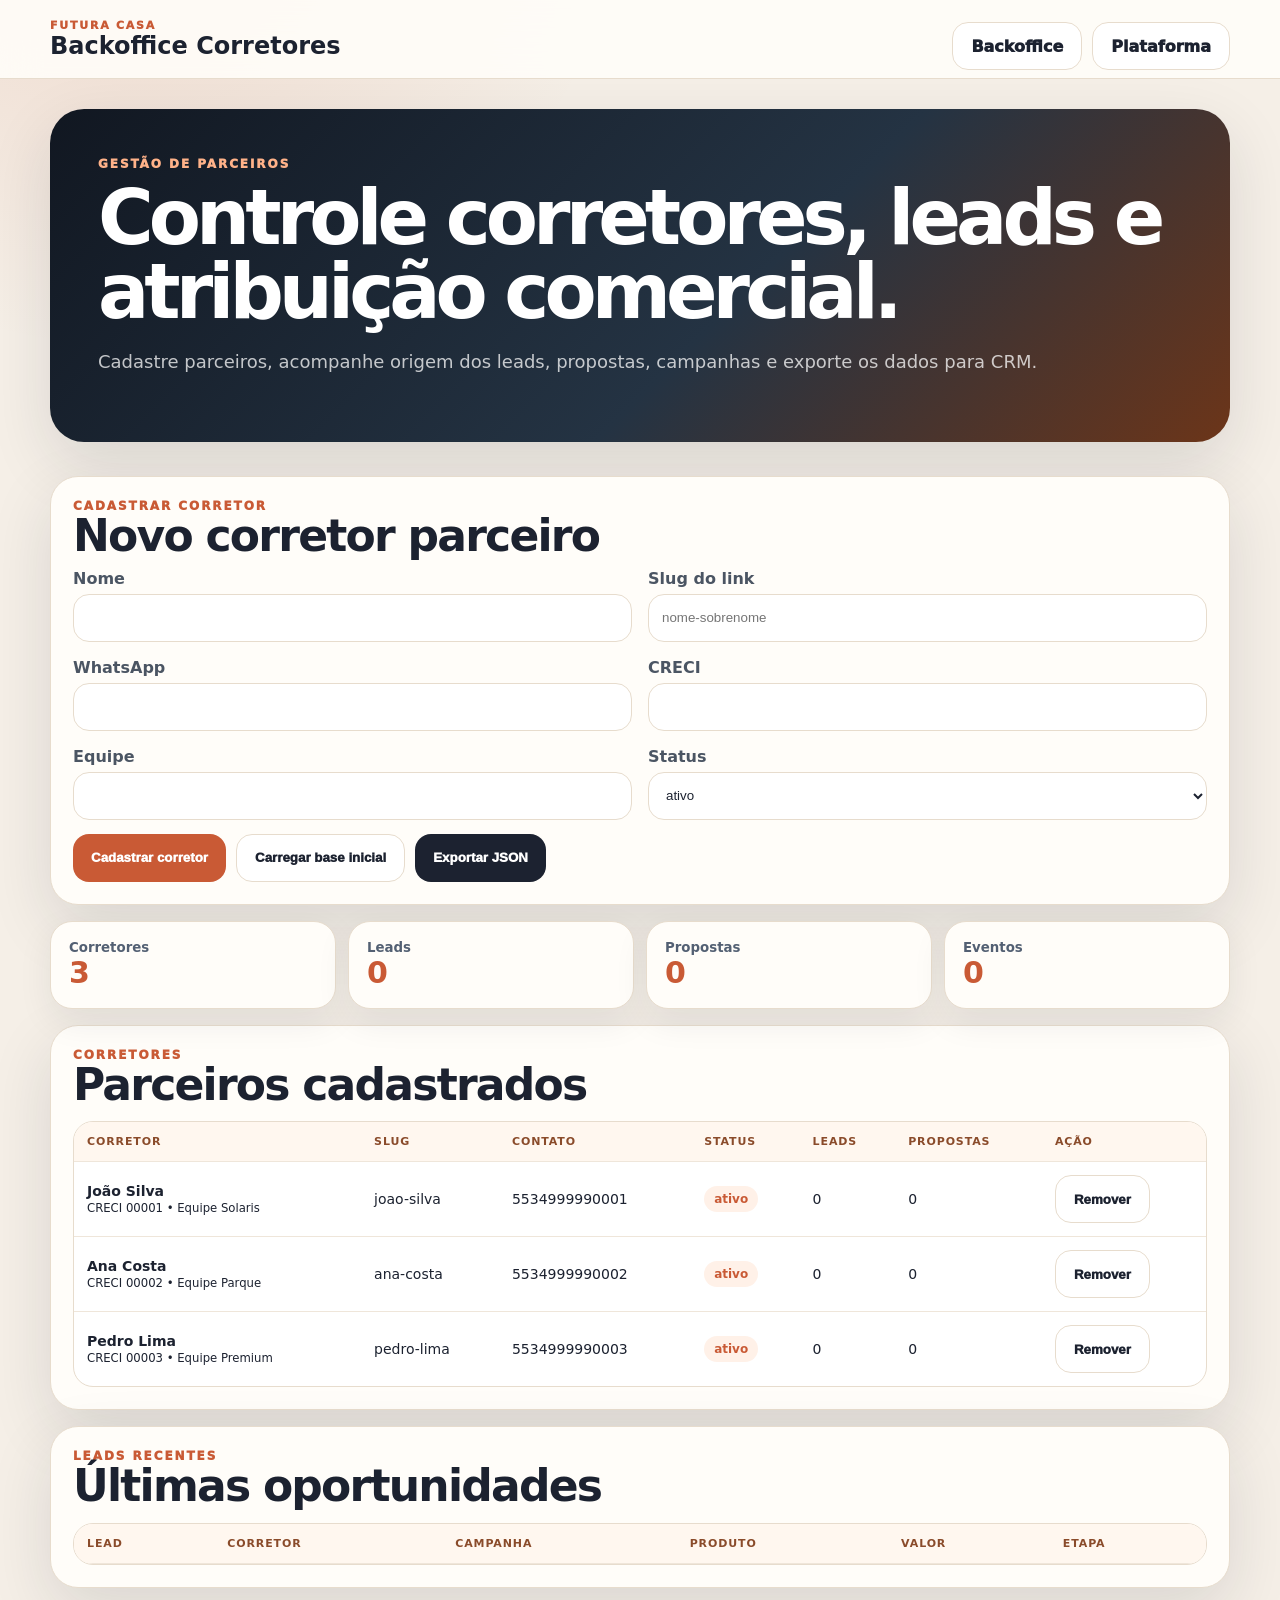
<file: backoffice-corretores.html>
<!doctype html>
<html lang="pt-BR">
<head><meta charset="utf-8"><meta name="viewport" content="width=device-width, initial-scale=1, viewport-fit=cover"><title>Futura Casa | Backoffice Corretores</title><style>
:root{--bg:#f5efe7;--paper:#fffdf9;--ink:#1C2230;--muted:#536073;--line:#e7dccd;--brand:#C95A35;--brandDark:#A8431F;--tint:#FCEDE6;--shadow:0 22px 64px rgba(28,34,48,.12)}
*{box-sizing:border-box}body{margin:0;font-family:Inter,system-ui,-apple-system,Segoe UI,Arial,sans-serif;background:radial-gradient(circle at 10% -10%,rgba(201,90,53,.16),transparent 32rem),var(--bg);color:var(--ink)}a{color:inherit;text-decoration:none}.wrap{width:min(100% - 32px,1180px);margin:auto}.top{position:sticky;top:0;z-index:10;background:rgba(255,253,249,.9);backdrop-filter:blur(18px);border-bottom:1px solid var(--line)}.topin{min-height:78px;display:flex;align-items:center;justify-content:space-between;gap:14px}.brand small{display:block;color:var(--brand);font-size:11px;text-transform:uppercase;letter-spacing:.16em;font-weight:950}.brand b{font-size:24px}.btn{min-height:48px;border-radius:16px;border:0;padding:0 18px;display:inline-flex;align-items:center;justify-content:center;font-weight:950;cursor:pointer}.primary{background:var(--brand);color:#fff}.light{background:#fff;border:1px solid var(--line);color:var(--ink)}.dark{background:var(--ink);color:#fff}.hero{padding:30px 0 18px}.heroCard{background:linear-gradient(135deg,#111721,#243343 58%,#6c3519);color:#fff;border-radius:34px;padding:clamp(24px,5vw,48px);box-shadow:var(--shadow)}.eyebrow{font-size:12px;letter-spacing:.16em;text-transform:uppercase;color:var(--brand);font-weight:950}.heroCard .eyebrow{color:#ffb289}h1{font-size:clamp(40px,6vw,76px);line-height:.98;letter-spacing:-.065em;margin:10px 0 14px}h2{font-size:clamp(28px,4vw,44px);line-height:1.04;letter-spacing:-.04em;margin:0 0 10px}h3{font-size:24px;line-height:1.08;letter-spacing:-.03em;margin:0 0 8px}p{color:var(--muted);line-height:1.55;font-size:18px}.heroCard p{color:rgba(255,255,255,.74)}.grid{display:grid;grid-template-columns:repeat(3,minmax(0,1fr));gap:16px}.grid2{display:grid;grid-template-columns:1fr 1fr;gap:16px}.panel,.card{background:var(--paper);border:1px solid var(--line);border-radius:28px;padding:22px;box-shadow:var(--shadow);margin:16px 0}.card{margin:0}.field{display:grid;gap:6px}.field label{font-weight:900;color:#4b5563}.field input,.field select,.field textarea{border:1px solid var(--line);border-radius:16px;background:#fff;min-height:48px;padding:0 13px;color:var(--ink);outline:0}.field textarea{min-height:96px;padding:12px 13px}.actions{display:flex;gap:10px;flex-wrap:wrap;margin-top:14px}.kpis{display:grid;grid-template-columns:repeat(4,minmax(0,1fr));gap:12px}.kpi{background:var(--paper);border:1px solid var(--line);border-radius:22px;padding:18px;box-shadow:0 12px 34px rgba(28,34,48,.08)}.kpi small{display:block;color:var(--muted);font-weight:850}.kpi b{font-size:30px;color:var(--brand)}.tableWrap{overflow:auto;border:1px solid var(--line);border-radius:20px;background:#fff;margin-top:14px}table{width:100%;border-collapse:collapse;min-width:880px}th,td{text-align:left;border-bottom:1px solid #efe6da;padding:13px;font-size:14px}th{background:#fff7ef;color:#8a4b2a;text-transform:uppercase;letter-spacing:.08em;font-size:11px}tr:last-child td{border-bottom:0}.tag{display:inline-flex;border-radius:999px;padding:6px 10px;background:#fff1e8;color:var(--brand);font-weight:900;font-size:12px}.linkBox{word-break:break-all;background:#fff7ef;border:1px solid #ead7be;border-radius:18px;padding:14px;font-size:14px;color:#765733}.qr{width:164px;height:164px;border-radius:20px;background:#fff;border:1px solid var(--line);display:grid;place-items:center;overflow:hidden}.qr img{width:100%;height:100%}@media(max-width:900px){.grid,.grid2,.kpis{grid-template-columns:1fr}.topin{display:grid;padding:16px 0}.heroCard{padding:24px}}
</style></head>
<body>
<header class="top"><div class="wrap topin"><div class="brand"><small>Futura Casa</small><b>Backoffice Corretores</b></div><nav class="actions"><a class="btn light" href="backoffice.html">Backoffice</a><a class="btn light" href="index.html">Plataforma</a></nav></div></header>
<main class="wrap">
<section class="hero"><div class="heroCard"><div class="eyebrow">Gestão de parceiros</div><h1>Controle corretores, leads e atribuição comercial.</h1><p>Cadastre parceiros, acompanhe origem dos leads, propostas, campanhas e exporte os dados para CRM.</p></div></section>
<section class="panel">
 <div class="eyebrow">Cadastrar corretor</div><h2>Novo corretor parceiro</h2>
 <div class="grid2">
  <div class="field"><label>Nome</label><input id="name"></div>
  <div class="field"><label>Slug do link</label><input id="slug" placeholder="nome-sobrenome"></div>
  <div class="field"><label>WhatsApp</label><input id="phone"></div>
  <div class="field"><label>CRECI</label><input id="creci"></div>
  <div class="field"><label>Equipe</label><input id="team"></div>
  <div class="field"><label>Status</label><select id="status"><option>ativo</option><option>pausado</option><option>bloqueado</option></select></div>
 </div>
 <div class="actions"><button class="btn primary" id="add">Cadastrar corretor</button><button class="btn light" id="seed">Carregar base inicial</button><button class="btn dark" id="export">Exportar JSON</button></div>
</section>
<section class="kpis">
 <article class="kpi"><small>Corretores</small><b id="kB">0</b></article>
 <article class="kpi"><small>Leads</small><b id="kL">0</b></article>
 <article class="kpi"><small>Propostas</small><b id="kP">0</b></article>
 <article class="kpi"><small>Eventos</small><b id="kE">0</b></article>
</section>
<section class="panel"><div class="eyebrow">Corretores</div><h2>Parceiros cadastrados</h2><div class="tableWrap"><table><thead><tr><th>Corretor</th><th>Slug</th><th>Contato</th><th>Status</th><th>Leads</th><th>Propostas</th><th>Ação</th></tr></thead><tbody id="brokersTable"></tbody></table></div></section>
<section class="panel"><div class="eyebrow">Leads recentes</div><h2>Últimas oportunidades</h2><div class="tableWrap"><table><thead><tr><th>Lead</th><th>Corretor</th><th>Campanha</th><th>Produto</th><th>Valor</th><th>Etapa</th></tr></thead><tbody id="leadsTable"></tbody></table></div></section>
</main>
<script>
const K={brokers:'fc_partner_brokers_v13',leads:'fc_partner_leads_v13',events:'fc_partner_events_v13',proposals:'fc_partner_proposals_v13'};
const DEF=[
  {id:'brk-joao', slug:'joao-silva', name:'João Silva', phone:'5534999990001', creci:'CRECI 00001', status:'ativo', team:'Equipe Solaris'},
  {id:'brk-ana', slug:'ana-costa', name:'Ana Costa', phone:'5534999990002', creci:'CRECI 00002', status:'ativo', team:'Equipe Parque'},
  {id:'brk-pedro', slug:'pedro-lima', name:'Pedro Lima', phone:'5534999990003', creci:'CRECI 00003', status:'ativo', team:'Equipe Premium'}
];
const brl=v=>new Intl.NumberFormat('pt-BR',{style:'currency',currency:'BRL'}).format(Number(v||0));
const read=(k,f=[])=>{try{return JSON.parse(localStorage.getItem(k)||JSON.stringify(f))}catch(e){return f}};
const write=(k,v)=>localStorage.setItem(k,JSON.stringify(v));
function brokers(){let b=read(K.brokers,[]); if(!b.length){b=DEF;write(K.brokers,b)} return b}
function saveBrokers(b){write(K.brokers,b);render()}
function slugify(v){return String(v||'').toLowerCase().normalize('NFD').replace(/[\u0300-\u036f]/g,'').replace(/[^a-z0-9]+/g,'-').replace(/(^-|-$)/g,'')}
function addBroker(){
 const b=brokers();
 const name=document.getElementById('name').value.trim();
 if(!name) return alert('Informe o nome');
 b.push({id:'brk-'+Date.now(), name, slug:slugify(document.getElementById('slug').value||name), phone:document.getElementById('phone').value, creci:document.getElementById('creci').value, team:document.getElementById('team').value, status:document.getElementById('status').value});
 saveBrokers(b);
}
function delBroker(id){if(confirm('Remover corretor?')) saveBrokers(brokers().filter(b=>b.id!==id))}
function render(){
 const b=brokers(), leads=read(K.leads,[]), events=read(K.events,[]), props=read(K.proposals,[]);
 document.getElementById('kB').textContent=b.length; document.getElementById('kL').textContent=leads.length; document.getElementById('kP').textContent=props.length; document.getElementById('kE').textContent=events.length;
 document.getElementById('brokersTable').innerHTML=b.map(x=>`<tr><td><b>${x.name}</b><br><small>${x.creci||''} • ${x.team||''}</small></td><td>${x.slug}</td><td>${x.phone||'-'}</td><td><span class="tag">${x.status}</span></td><td>${leads.filter(l=>l.assignedBrokerId===x.id||l.firstBrokerId===x.id).length}</td><td>${props.filter(p=>p.brokerId===x.id).length}</td><td><button class="btn light" onclick="delBroker('${x.id}')">Remover</button></td></tr>`).join('');
 document.getElementById('leadsTable').innerHTML=leads.slice(-80).reverse().map(l=>`<tr><td><b>${l.name||'Lead sem nome'}</b><br><small>${l.phone||''}</small></td><td>${l.assignedBrokerName||l.firstBrokerName||'-'}</td><td>${l.campaign||'-'}</td><td>${l.lotName||'-'}<br>${l.homeName||''}</td><td>${brl(l.total)}</td><td><span class="tag">${l.stage||'-'}</span></td></tr>`).join('');
}
document.getElementById('add').onclick=addBroker;
document.getElementById('seed').onclick=()=>{write(K.brokers,DEF);render()};
document.getElementById('export').onclick=()=>{const data={brokers:brokers(),leads:read(K.leads,[]),events:read(K.events,[]),proposals:read(K.proposals,[])};const blob=new Blob([JSON.stringify(data,null,2)],{type:'application/json'});const a=document.createElement('a');a.href=URL.createObjectURL(blob);a.download='futura-casa-corretores-leads.json';a.click();URL.revokeObjectURL(a.href)};
render();
</script>
</body></html>
</file>
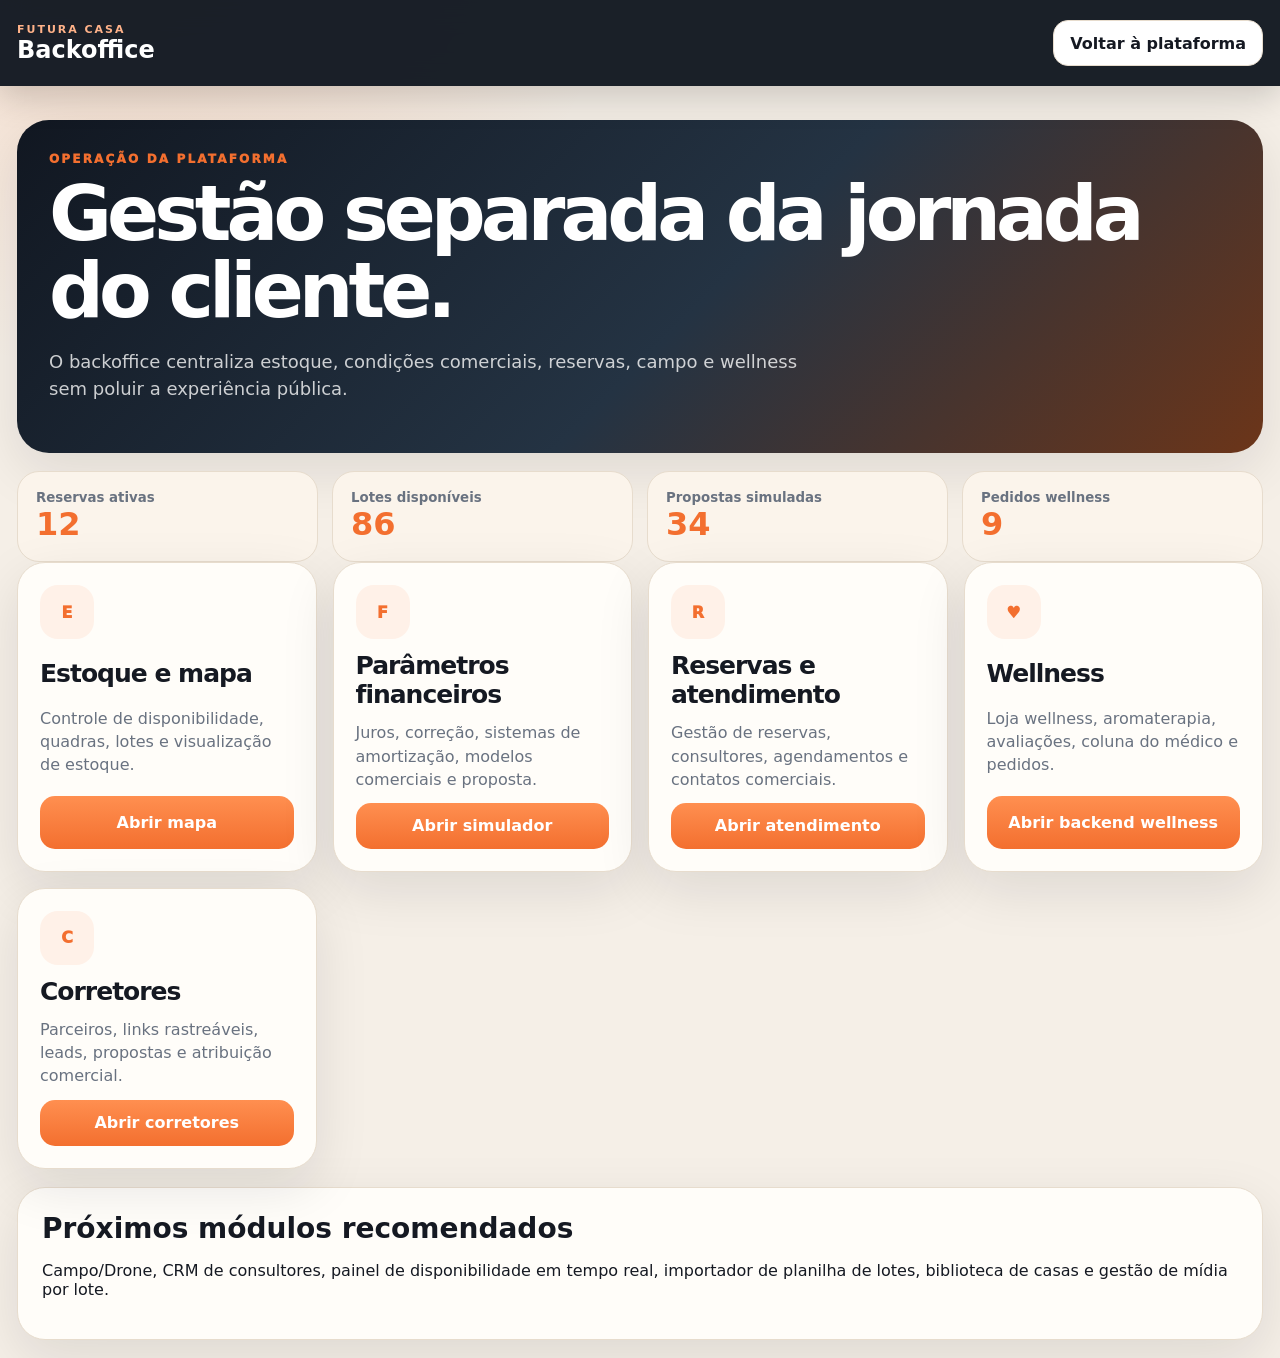
<file: backoffice.html>
<!doctype html>
<html lang="pt-BR">
<head>
<meta charset="utf-8">
<meta name="viewport" content="width=device-width, initial-scale=1, viewport-fit=cover">
<title>Futura Casa | Backoffice</title>
<style>
:root{--bg:#f5efe7;--paper:#fffdf9;--paper2:#fbf4eb;--ink:#151922;--muted:#697280;--line:#e7dccd;--orange:#f36f2f;--orange2:#ff8f50;--dark:#111721;--shadow:0 18px 54px rgba(16,20,29,.10)}
*{box-sizing:border-box}body{margin:0;background:radial-gradient(circle at 10% -10%,rgba(243,111,47,.18),transparent 32rem),var(--bg);font-family:Inter,system-ui,-apple-system,Segoe UI,Arial,sans-serif;color:var(--ink)}a{text-decoration:none;color:inherit}
.wrap{width:min(100% - 34px,1280px);margin:auto}.top{position:sticky;top:0;background:rgba(17,23,33,.96);color:#fff;z-index:8;box-shadow:0 10px 34px rgba(0,0,0,.18);backdrop-filter:blur(14px)}.topin{min-height:86px;display:flex;align-items:center;justify-content:space-between;gap:16px}.brand small{display:block;color:#ffb289;text-transform:uppercase;letter-spacing:.18em;font-weight:900;font-size:11px}.brand b{font-size:24px}.btn{border:0;border-radius:15px;min-height:46px;padding:0 16px;font-weight:900;display:inline-flex;align-items:center;justify-content:center;gap:8px}.btn.primary{background:linear-gradient(180deg,var(--orange2),var(--orange));color:#fff}.btn.light{background:#fff;color:var(--ink);border:1px solid var(--line)}.hero{padding:34px 0 18px}.heroCard{background:linear-gradient(135deg,#111721 0%,#243343 55%,#6c3519 100%);color:#fff;border-radius:32px;padding:32px;box-shadow:var(--shadow)}.eyebrow{color:var(--orange);font-size:12px;letter-spacing:.18em;text-transform:uppercase;font-weight:950}.hero h1{font-size:clamp(38px,6vw,82px);line-height:1;margin:10px 0 12px;letter-spacing:-.065em}.hero p{max-width:780px;color:rgba(255,255,255,.78);font-size:18px;line-height:1.55}.grid{display:grid;grid-template-columns:repeat(4,minmax(0,1fr));gap:16px}.card{background:var(--paper);border:1px solid var(--line);border-radius:28px;padding:22px;box-shadow:var(--shadow);display:grid;gap:12px;min-height:220px}.card .icon{width:54px;height:54px;border-radius:18px;background:#fff1e8;color:var(--orange);display:grid;place-items:center;font-weight:950}.card h2{margin:0;font-size:25px;letter-spacing:-.04em}.card p{margin:0;color:var(--muted);line-height:1.45}.panel{margin:18px 0;background:var(--paper);border:1px solid var(--line);border-radius:28px;padding:24px;box-shadow:var(--shadow)}.panel h2{margin:0 0 8px;font-size:28px}.kpis{display:grid;grid-template-columns:repeat(4,minmax(0,1fr));gap:14px}.kpi{background:var(--paper2);border:1px solid var(--line);border-radius:22px;padding:18px}.kpi small{display:block;color:var(--muted);font-weight:800}.kpi b{font-size:32px;color:var(--orange)}@media(max-width:980px){.grid,.kpis{grid-template-columns:1fr}.topin{display:grid;padding:16px 0}}
</style>
</head>
<body>
<header class="top"><div class="wrap topin"><div class="brand"><small>Futura Casa</small><b>Backoffice</b></div><nav><a class="btn light" href="index.html">Voltar à plataforma</a></nav></div></header>
<main class="wrap">
  <section class="hero"><div class="heroCard"><div class="eyebrow">Operação da plataforma</div><h1>Gestão separada da jornada do cliente.</h1><p>O backoffice centraliza estoque, condições comerciais, reservas, campo e wellness sem poluir a experiência pública.</p></div></section>
  <section class="kpis">
    <article class="kpi"><small>Reservas ativas</small><b>12</b></article>
    <article class="kpi"><small>Lotes disponíveis</small><b>86</b></article>
    <article class="kpi"><small>Propostas simuladas</small><b>34</b></article>
    <article class="kpi"><small>Pedidos wellness</small><b>9</b></article>
  </section>
  <section class="grid">
    <a class="card" href="index.html#mapa"><span class="icon">E</span><h2>Estoque e mapa</h2><p>Controle de disponibilidade, quadras, lotes e visualização de estoque.</p><span class="btn primary">Abrir mapa</span></a>
    <a class="card" href="index.html#bandeja"><span class="icon">F</span><h2>Parâmetros financeiros</h2><p>Juros, correção, sistemas de amortização, modelos comerciais e proposta.</p><span class="btn primary">Abrir simulador</span></a>
    <a class="card" href="index.html#atendimento"><span class="icon">R</span><h2>Reservas e atendimento</h2><p>Gestão de reservas, consultores, agendamentos e contatos comerciais.</p><span class="btn primary">Abrir atendimento</span></a>
    <a class="card" href="backend-wellness.html"><span class="icon">♥</span><h2>Wellness</h2><p>Loja wellness, aromaterapia, avaliações, coluna do médico e pedidos.</p><span class="btn primary">Abrir backend wellness</span></a><a class="card" href="backoffice-corretores.html"><span class="icon">C</span><h2>Corretores</h2><p>Parceiros, links rastreáveis, leads, propostas e atribuição comercial.</p><span class="btn primary">Abrir corretores</span></a>
  </section>
  <section class="panel"><h2>Próximos módulos recomendados</h2><p>Campo/Drone, CRM de consultores, painel de disponibilidade em tempo real, importador de planilha de lotes, biblioteca de casas e gestão de mídia por lote.</p></section>
</main>
</body>
</html>
</file>
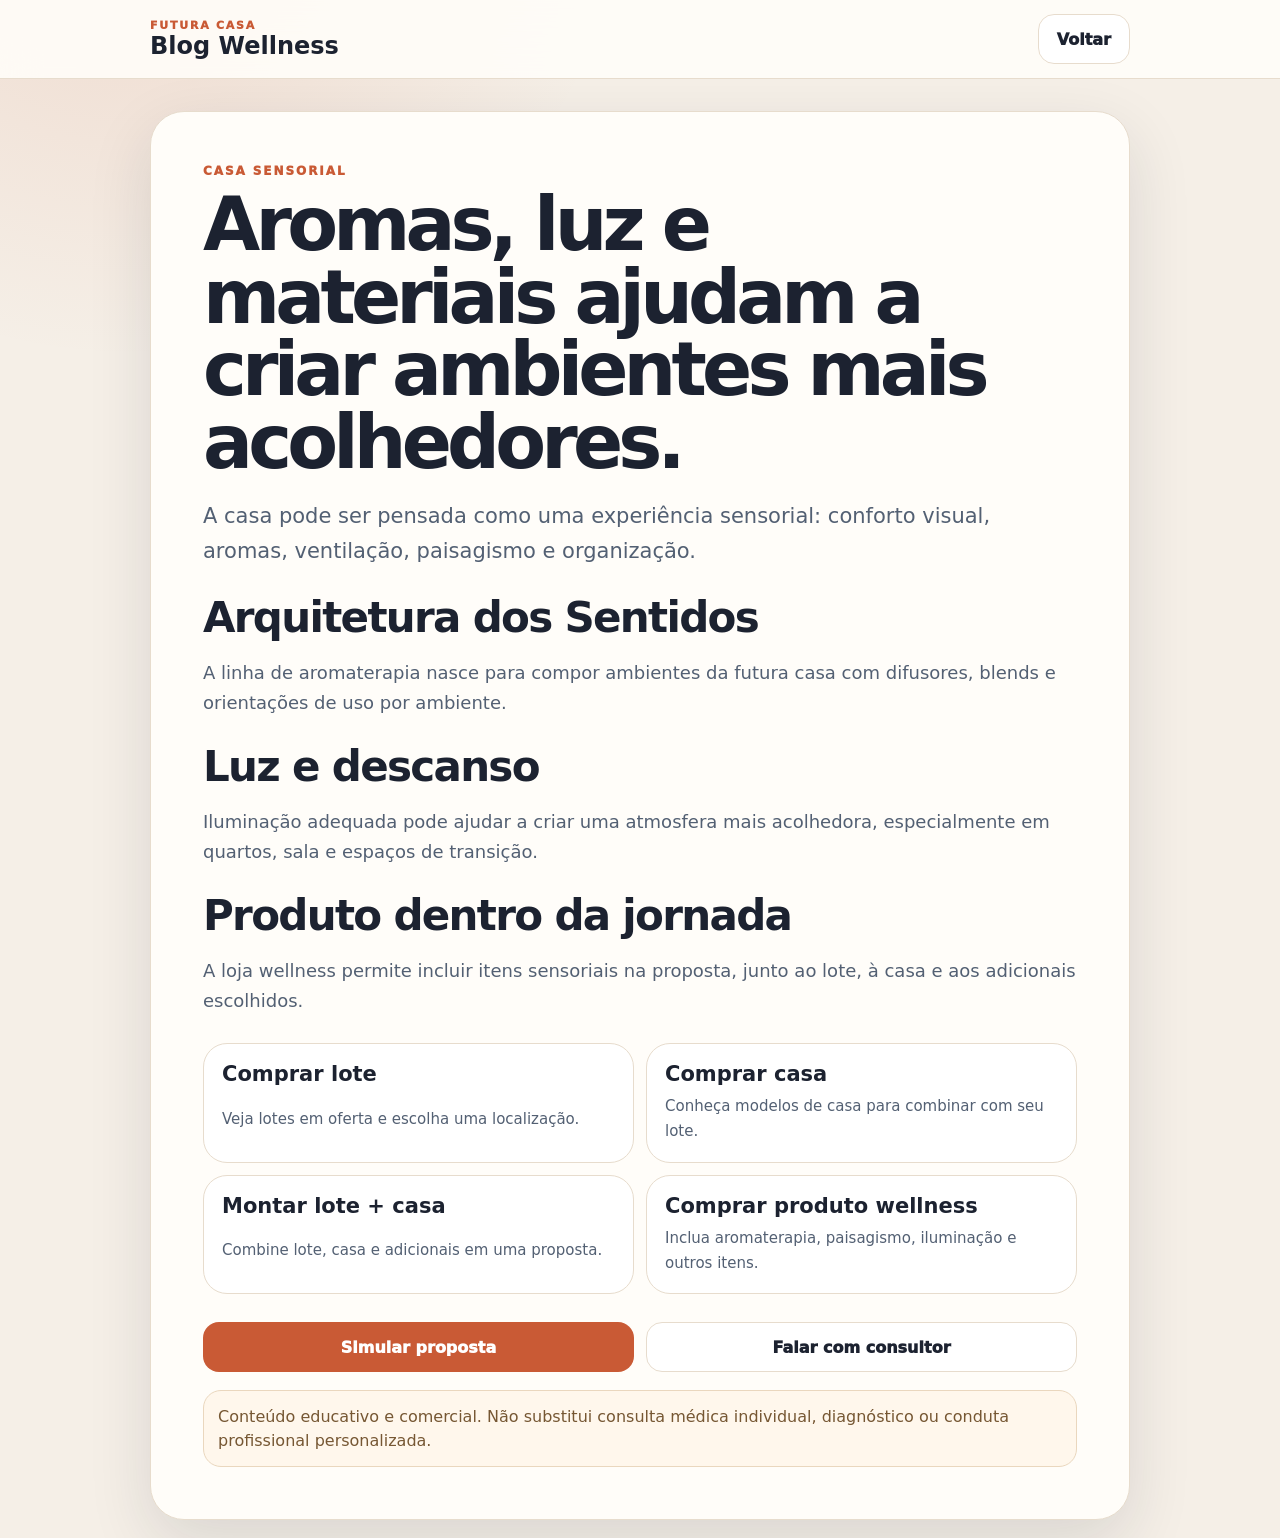
<file: blog-casa-sensorial.html>
<!doctype html>
<html lang="pt-BR">
<head><meta charset="utf-8"><meta name="viewport" content="width=device-width, initial-scale=1, viewport-fit=cover"><title>Aromas, luz e materiais ajudam a criar ambientes mais acolhedores. | Futura Casa</title><style>
:root{--bg:#f5efe7;--paper:#fffdf9;--ink:#1C2230;--muted:#536073;--line:#e7dccd;--brand:#C95A35;--brandDark:#A8431F;--tint:#FCEDE6;--green:#209F9F;--shadow:0 22px 64px rgba(28,34,48,.12)}
*{box-sizing:border-box}body{margin:0;font-family:Inter,system-ui,-apple-system,Segoe UI,Arial,sans-serif;background:radial-gradient(circle at 10% -10%,rgba(201,90,53,.16),transparent 32rem),var(--bg);color:var(--ink)}a{color:inherit;text-decoration:none}.wrap{width:min(100% - 32px,980px);margin:auto}.top{position:sticky;top:0;z-index:5;background:rgba(255,253,249,.9);backdrop-filter:blur(18px);border-bottom:1px solid var(--line)}.topin{min-height:78px;display:flex;align-items:center;justify-content:space-between;gap:14px}.brand small{display:block;color:var(--brand);font-size:11px;text-transform:uppercase;letter-spacing:.16em;font-weight:950}.brand b{font-size:24px}.btn{min-height:50px;border-radius:16px;border:0;padding:0 18px;display:inline-flex;align-items:center;justify-content:center;font-weight:950}.primary{background:var(--brand);color:#fff}.light{background:#fff;border:1px solid var(--line);color:var(--ink)}.hero{padding:32px 0 18px}.article{background:var(--paper);border:1px solid var(--line);border-radius:34px;padding:clamp(24px,5vw,52px);box-shadow:var(--shadow)}.eyebrow{font-size:12px;letter-spacing:.16em;text-transform:uppercase;color:var(--brand);font-weight:950}h1{font-size:clamp(40px,6vw,74px);line-height:.98;letter-spacing:-.065em;margin:10px 0 16px}h2{font-size:clamp(28px,4vw,42px);line-height:1.04;letter-spacing:-.04em;margin:28px 0 12px}p,li{color:var(--muted);line-height:1.65;font-size:18px}.lead{font-size:21px}.ctaGrid{display:grid;grid-template-columns:repeat(2,minmax(0,1fr));gap:12px;margin-top:28px}.cta{border:1px solid var(--line);background:#fff;border-radius:24px;padding:18px;display:grid;gap:8px}.cta b{font-size:21px}.cta p{font-size:15px;margin:0}.doctorPhoto{width:100%;max-height:380px;object-fit:cover;border-radius:26px;margin:20px 0;border:1px solid var(--line);box-shadow:0 18px 52px rgba(28,34,48,.13)}.note{background:#fff7ec;border:1px solid #ead7be;color:#765733;border-radius:18px;padding:14px;margin-top:18px;line-height:1.45}@media(max-width:720px){.ctaGrid{grid-template-columns:1fr}.article{border-radius:28px}.topin{min-height:70px}.brand b{font-size:22px}}
</style></head>
<body>
<header class="top"><div class="wrap topin"><div class="brand"><small>Futura Casa</small><b>Blog Wellness</b></div><a class="btn light" href="wellness.html">Voltar</a></div></header>
<main class="wrap hero">
  <article class="article">
    <div class="eyebrow">Casa sensorial</div>
    <h1>Aromas, luz e materiais ajudam a criar ambientes mais acolhedores.</h1>
    <p class="lead">A casa pode ser pensada como uma experiência sensorial: conforto visual, aromas, ventilação, paisagismo e organização.</p>
    
    <h2>Arquitetura dos Sentidos</h2><p>A linha de aromaterapia nasce para compor ambientes da futura casa com difusores, blends e orientações de uso por ambiente.</p><h2>Luz e descanso</h2><p>Iluminação adequada pode ajudar a criar uma atmosfera mais acolhedora, especialmente em quartos, sala e espaços de transição.</p><h2>Produto dentro da jornada</h2><p>A loja wellness permite incluir itens sensoriais na proposta, junto ao lote, à casa e aos adicionais escolhidos.</p>
    
      <div class="ctaGrid">
        <a class="cta" href="index.html#lotes"><b>Comprar lote</b><p>Veja lotes em oferta e escolha uma localização.</p></a>
        <a class="cta" href="index.html#casas"><b>Comprar casa</b><p>Conheça modelos de casa para combinar com seu lote.</p></a>
        <a class="cta" href="index.html#combos"><b>Montar lote + casa</b><p>Combine lote, casa e adicionais em uma proposta.</p></a>
        <a class="cta" href="wellness.html#loja"><b>Comprar produto wellness</b><p>Inclua aromaterapia, paisagismo, iluminação e outros itens.</p></a>
      </div>
      <div class="ctaGrid">
        <a class="btn primary" href="index.html#bandeja">Simular proposta</a>
        <a class="btn light" href="https://wa.me/?text=Quero%20falar%20com%20um%20consultor%20sobre%20Futura%20Casa">Falar com consultor</a>
      </div>
    
    <div class="note">Conteúdo educativo e comercial. Não substitui consulta médica individual, diagnóstico ou conduta profissional personalizada.</div>
  </article>
</main>
</body></html>
</file>
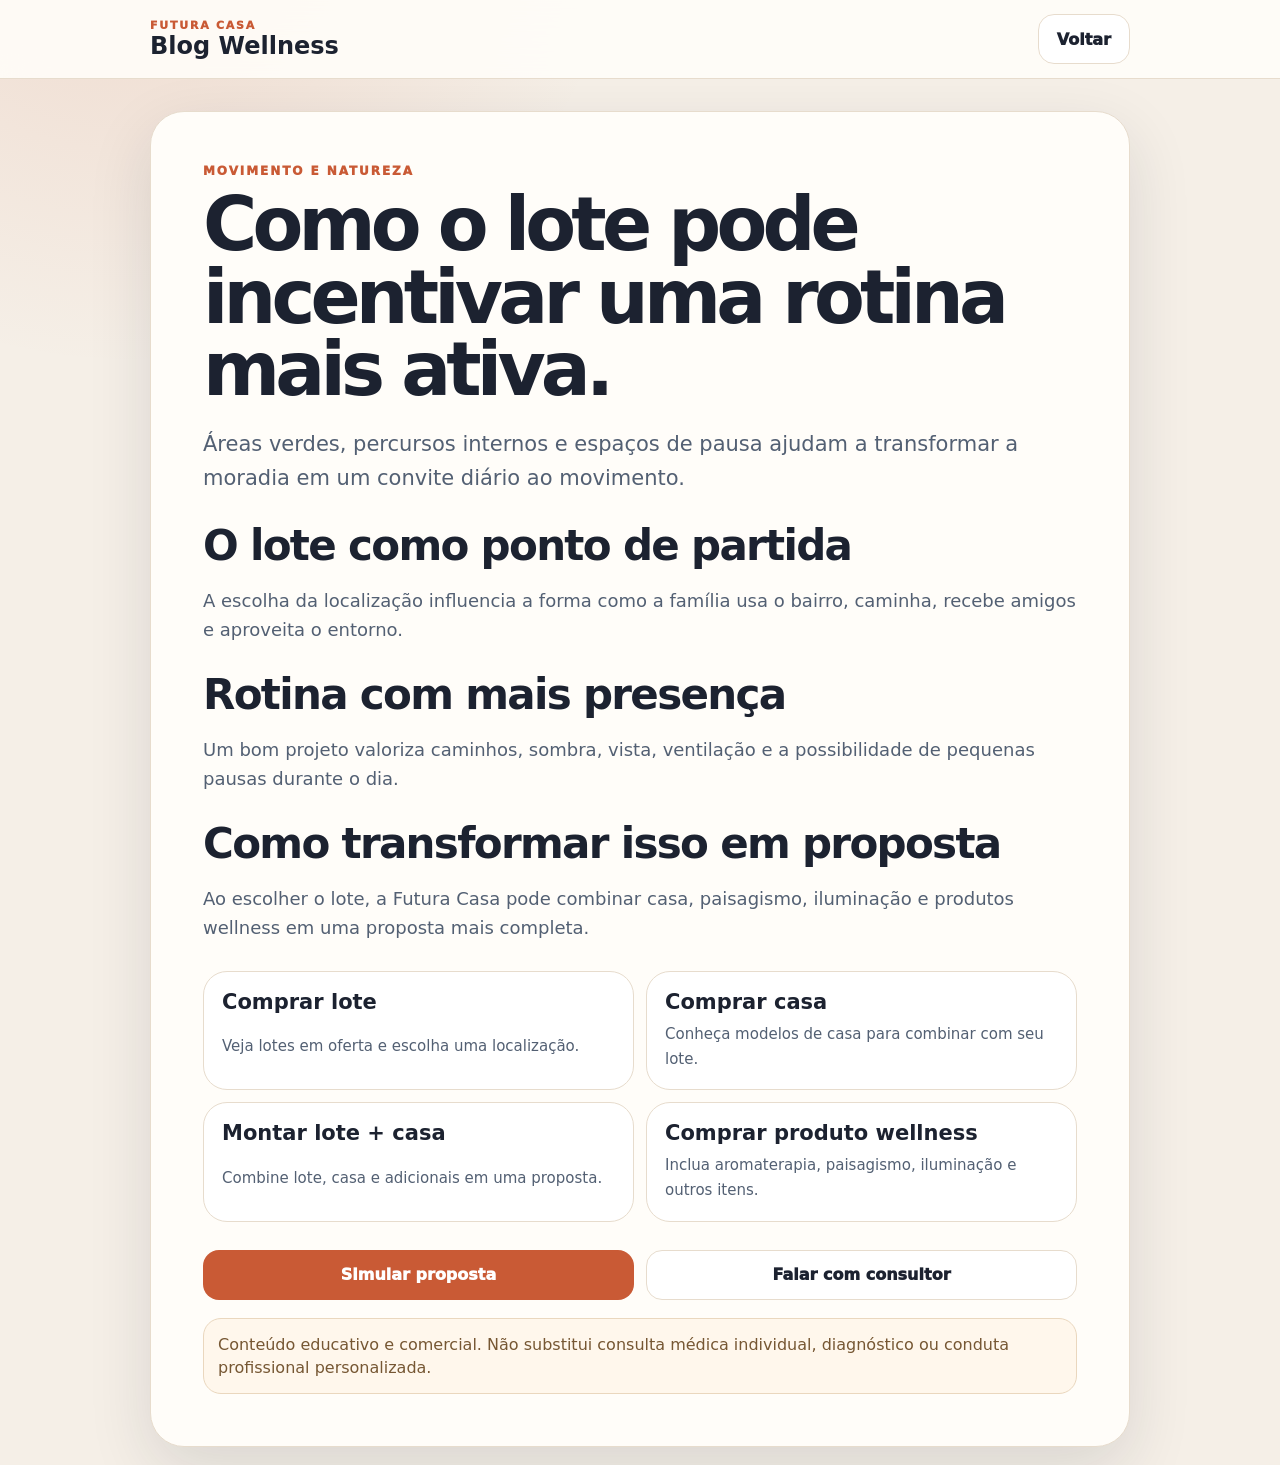
<file: blog-movimento-natureza.html>
<!doctype html>
<html lang="pt-BR">
<head><meta charset="utf-8"><meta name="viewport" content="width=device-width, initial-scale=1, viewport-fit=cover"><title>Como o lote pode incentivar uma rotina mais ativa. | Futura Casa</title><style>
:root{--bg:#f5efe7;--paper:#fffdf9;--ink:#1C2230;--muted:#536073;--line:#e7dccd;--brand:#C95A35;--brandDark:#A8431F;--tint:#FCEDE6;--green:#209F9F;--shadow:0 22px 64px rgba(28,34,48,.12)}
*{box-sizing:border-box}body{margin:0;font-family:Inter,system-ui,-apple-system,Segoe UI,Arial,sans-serif;background:radial-gradient(circle at 10% -10%,rgba(201,90,53,.16),transparent 32rem),var(--bg);color:var(--ink)}a{color:inherit;text-decoration:none}.wrap{width:min(100% - 32px,980px);margin:auto}.top{position:sticky;top:0;z-index:5;background:rgba(255,253,249,.9);backdrop-filter:blur(18px);border-bottom:1px solid var(--line)}.topin{min-height:78px;display:flex;align-items:center;justify-content:space-between;gap:14px}.brand small{display:block;color:var(--brand);font-size:11px;text-transform:uppercase;letter-spacing:.16em;font-weight:950}.brand b{font-size:24px}.btn{min-height:50px;border-radius:16px;border:0;padding:0 18px;display:inline-flex;align-items:center;justify-content:center;font-weight:950}.primary{background:var(--brand);color:#fff}.light{background:#fff;border:1px solid var(--line);color:var(--ink)}.hero{padding:32px 0 18px}.article{background:var(--paper);border:1px solid var(--line);border-radius:34px;padding:clamp(24px,5vw,52px);box-shadow:var(--shadow)}.eyebrow{font-size:12px;letter-spacing:.16em;text-transform:uppercase;color:var(--brand);font-weight:950}h1{font-size:clamp(40px,6vw,74px);line-height:.98;letter-spacing:-.065em;margin:10px 0 16px}h2{font-size:clamp(28px,4vw,42px);line-height:1.04;letter-spacing:-.04em;margin:28px 0 12px}p,li{color:var(--muted);line-height:1.65;font-size:18px}.lead{font-size:21px}.ctaGrid{display:grid;grid-template-columns:repeat(2,minmax(0,1fr));gap:12px;margin-top:28px}.cta{border:1px solid var(--line);background:#fff;border-radius:24px;padding:18px;display:grid;gap:8px}.cta b{font-size:21px}.cta p{font-size:15px;margin:0}.doctorPhoto{width:100%;max-height:380px;object-fit:cover;border-radius:26px;margin:20px 0;border:1px solid var(--line);box-shadow:0 18px 52px rgba(28,34,48,.13)}.note{background:#fff7ec;border:1px solid #ead7be;color:#765733;border-radius:18px;padding:14px;margin-top:18px;line-height:1.45}@media(max-width:720px){.ctaGrid{grid-template-columns:1fr}.article{border-radius:28px}.topin{min-height:70px}.brand b{font-size:22px}}
</style></head>
<body>
<header class="top"><div class="wrap topin"><div class="brand"><small>Futura Casa</small><b>Blog Wellness</b></div><a class="btn light" href="wellness.html">Voltar</a></div></header>
<main class="wrap hero">
  <article class="article">
    <div class="eyebrow">Movimento e natureza</div>
    <h1>Como o lote pode incentivar uma rotina mais ativa.</h1>
    <p class="lead">Áreas verdes, percursos internos e espaços de pausa ajudam a transformar a moradia em um convite diário ao movimento.</p>
    
    <h2>O lote como ponto de partida</h2><p>A escolha da localização influencia a forma como a família usa o bairro, caminha, recebe amigos e aproveita o entorno.</p><h2>Rotina com mais presença</h2><p>Um bom projeto valoriza caminhos, sombra, vista, ventilação e a possibilidade de pequenas pausas durante o dia.</p><h2>Como transformar isso em proposta</h2><p>Ao escolher o lote, a Futura Casa pode combinar casa, paisagismo, iluminação e produtos wellness em uma proposta mais completa.</p>
    
      <div class="ctaGrid">
        <a class="cta" href="index.html#lotes"><b>Comprar lote</b><p>Veja lotes em oferta e escolha uma localização.</p></a>
        <a class="cta" href="index.html#casas"><b>Comprar casa</b><p>Conheça modelos de casa para combinar com seu lote.</p></a>
        <a class="cta" href="index.html#combos"><b>Montar lote + casa</b><p>Combine lote, casa e adicionais em uma proposta.</p></a>
        <a class="cta" href="wellness.html#loja"><b>Comprar produto wellness</b><p>Inclua aromaterapia, paisagismo, iluminação e outros itens.</p></a>
      </div>
      <div class="ctaGrid">
        <a class="btn primary" href="index.html#bandeja">Simular proposta</a>
        <a class="btn light" href="https://wa.me/?text=Quero%20falar%20com%20um%20consultor%20sobre%20Futura%20Casa">Falar com consultor</a>
      </div>
    
    <div class="note">Conteúdo educativo e comercial. Não substitui consulta médica individual, diagnóstico ou conduta profissional personalizada.</div>
  </article>
</main>
</body></html>
</file>
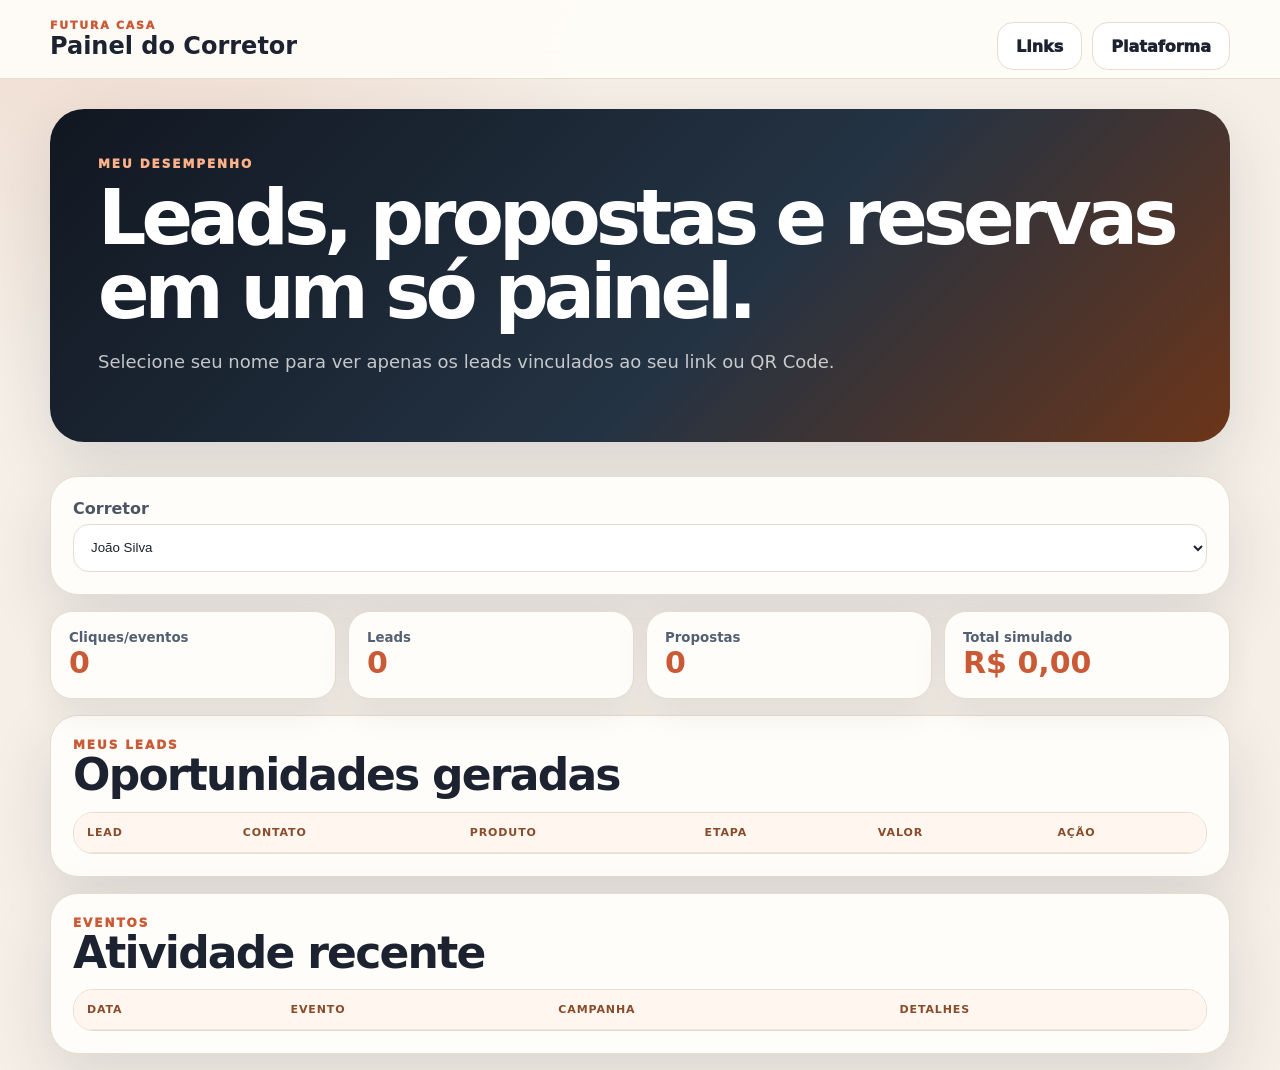
<file: painel-corretor.html>
<!doctype html>
<html lang="pt-BR">
<head><meta charset="utf-8"><meta name="viewport" content="width=device-width, initial-scale=1, viewport-fit=cover"><title>Futura Casa | Painel do Corretor</title><style>
:root{--bg:#f5efe7;--paper:#fffdf9;--ink:#1C2230;--muted:#536073;--line:#e7dccd;--brand:#C95A35;--brandDark:#A8431F;--tint:#FCEDE6;--shadow:0 22px 64px rgba(28,34,48,.12)}
*{box-sizing:border-box}body{margin:0;font-family:Inter,system-ui,-apple-system,Segoe UI,Arial,sans-serif;background:radial-gradient(circle at 10% -10%,rgba(201,90,53,.16),transparent 32rem),var(--bg);color:var(--ink)}a{color:inherit;text-decoration:none}.wrap{width:min(100% - 32px,1180px);margin:auto}.top{position:sticky;top:0;z-index:10;background:rgba(255,253,249,.9);backdrop-filter:blur(18px);border-bottom:1px solid var(--line)}.topin{min-height:78px;display:flex;align-items:center;justify-content:space-between;gap:14px}.brand small{display:block;color:var(--brand);font-size:11px;text-transform:uppercase;letter-spacing:.16em;font-weight:950}.brand b{font-size:24px}.btn{min-height:48px;border-radius:16px;border:0;padding:0 18px;display:inline-flex;align-items:center;justify-content:center;font-weight:950;cursor:pointer}.primary{background:var(--brand);color:#fff}.light{background:#fff;border:1px solid var(--line);color:var(--ink)}.dark{background:var(--ink);color:#fff}.hero{padding:30px 0 18px}.heroCard{background:linear-gradient(135deg,#111721,#243343 58%,#6c3519);color:#fff;border-radius:34px;padding:clamp(24px,5vw,48px);box-shadow:var(--shadow)}.eyebrow{font-size:12px;letter-spacing:.16em;text-transform:uppercase;color:var(--brand);font-weight:950}.heroCard .eyebrow{color:#ffb289}h1{font-size:clamp(40px,6vw,76px);line-height:.98;letter-spacing:-.065em;margin:10px 0 14px}h2{font-size:clamp(28px,4vw,44px);line-height:1.04;letter-spacing:-.04em;margin:0 0 10px}h3{font-size:24px;line-height:1.08;letter-spacing:-.03em;margin:0 0 8px}p{color:var(--muted);line-height:1.55;font-size:18px}.heroCard p{color:rgba(255,255,255,.74)}.grid{display:grid;grid-template-columns:repeat(3,minmax(0,1fr));gap:16px}.grid2{display:grid;grid-template-columns:1fr 1fr;gap:16px}.panel,.card{background:var(--paper);border:1px solid var(--line);border-radius:28px;padding:22px;box-shadow:var(--shadow);margin:16px 0}.card{margin:0}.field{display:grid;gap:6px}.field label{font-weight:900;color:#4b5563}.field input,.field select,.field textarea{border:1px solid var(--line);border-radius:16px;background:#fff;min-height:48px;padding:0 13px;color:var(--ink);outline:0}.field textarea{min-height:96px;padding:12px 13px}.actions{display:flex;gap:10px;flex-wrap:wrap;margin-top:14px}.kpis{display:grid;grid-template-columns:repeat(4,minmax(0,1fr));gap:12px}.kpi{background:var(--paper);border:1px solid var(--line);border-radius:22px;padding:18px;box-shadow:0 12px 34px rgba(28,34,48,.08)}.kpi small{display:block;color:var(--muted);font-weight:850}.kpi b{font-size:30px;color:var(--brand)}.tableWrap{overflow:auto;border:1px solid var(--line);border-radius:20px;background:#fff;margin-top:14px}table{width:100%;border-collapse:collapse;min-width:880px}th,td{text-align:left;border-bottom:1px solid #efe6da;padding:13px;font-size:14px}th{background:#fff7ef;color:#8a4b2a;text-transform:uppercase;letter-spacing:.08em;font-size:11px}tr:last-child td{border-bottom:0}.tag{display:inline-flex;border-radius:999px;padding:6px 10px;background:#fff1e8;color:var(--brand);font-weight:900;font-size:12px}.linkBox{word-break:break-all;background:#fff7ef;border:1px solid #ead7be;border-radius:18px;padding:14px;font-size:14px;color:#765733}.qr{width:164px;height:164px;border-radius:20px;background:#fff;border:1px solid var(--line);display:grid;place-items:center;overflow:hidden}.qr img{width:100%;height:100%}@media(max-width:900px){.grid,.grid2,.kpis{grid-template-columns:1fr}.topin{display:grid;padding:16px 0}.heroCard{padding:24px}}
</style></head>
<body>
<header class="top"><div class="wrap topin"><div class="brand"><small>Futura Casa</small><b>Painel do Corretor</b></div><nav class="actions"><a class="btn light" href="corretores.html">Links</a><a class="btn light" href="index.html">Plataforma</a></nav></div></header>
<main class="wrap">
<section class="hero"><div class="heroCard"><div class="eyebrow">Meu desempenho</div><h1>Leads, propostas e reservas em um só painel.</h1><p>Selecione seu nome para ver apenas os leads vinculados ao seu link ou QR Code.</p></div></section>
<section class="panel"><div class="field"><label>Corretor</label><select id="broker"></select></div></section>
<section class="kpis">
 <article class="kpi"><small>Cliques/eventos</small><b id="kEvents">0</b></article>
 <article class="kpi"><small>Leads</small><b id="kLeads">0</b></article>
 <article class="kpi"><small>Propostas</small><b id="kProps">0</b></article>
 <article class="kpi"><small>Total simulado</small><b id="kTotal">R$ 0</b></article>
</section>
<section class="panel"><div class="eyebrow">Meus leads</div><h2>Oportunidades geradas</h2><div class="tableWrap"><table><thead><tr><th>Lead</th><th>Contato</th><th>Produto</th><th>Etapa</th><th>Valor</th><th>Ação</th></tr></thead><tbody id="leadsTable"></tbody></table></div></section>
<section class="panel"><div class="eyebrow">Eventos</div><h2>Atividade recente</h2><div class="tableWrap"><table><thead><tr><th>Data</th><th>Evento</th><th>Campanha</th><th>Detalhes</th></tr></thead><tbody id="eventsTable"></tbody></table></div></section>
</main>
<script>
const K={brokers:'fc_partner_brokers_v13',leads:'fc_partner_leads_v13',events:'fc_partner_events_v13',proposals:'fc_partner_proposals_v13'};
const DEF=[
  {id:'brk-joao', slug:'joao-silva', name:'João Silva', phone:'5534999990001', creci:'CRECI 00001', status:'ativo', team:'Equipe Solaris'},
  {id:'brk-ana', slug:'ana-costa', name:'Ana Costa', phone:'5534999990002', creci:'CRECI 00002', status:'ativo', team:'Equipe Parque'},
  {id:'brk-pedro', slug:'pedro-lima', name:'Pedro Lima', phone:'5534999990003', creci:'CRECI 00003', status:'ativo', team:'Equipe Premium'}
];
const brl=v=>new Intl.NumberFormat('pt-BR',{style:'currency',currency:'BRL'}).format(Number(v||0));
const read=(k,f=[])=>{try{return JSON.parse(localStorage.getItem(k)||JSON.stringify(f))}catch(e){return f}};
function brokers(){let b=read(K.brokers,[]); if(!b.length){b=DEF;localStorage.setItem(K.brokers,JSON.stringify(b))} return b}
function fill(){document.getElementById('broker').innerHTML=brokers().map(b=>`<option value="${b.id}">${b.name}</option>`).join('')}
function render(){
 const id=document.getElementById('broker').value;
 const leads=read(K.leads,[]).filter(l=>l.assignedBrokerId===id || l.firstBrokerId===id || l.lastBrokerId===id);
 const events=read(K.events,[]).filter(e=>e.brokerId===id);
 const props=read(K.proposals,[]).filter(p=>p.brokerId===id);
 document.getElementById('kEvents').textContent=events.length;
 document.getElementById('kLeads').textContent=leads.length;
 document.getElementById('kProps').textContent=props.length;
 document.getElementById('kTotal').textContent=brl(props.reduce((s,p)=>s+Number(p.total||0),0));
 document.getElementById('leadsTable').innerHTML=leads.map(l=>`<tr><td><b>${l.name||'Lead sem nome'}</b><br><small>${l.createdAt?new Date(l.createdAt).toLocaleString('pt-BR'):''}</small></td><td>${l.phone||'-'}<br>${l.email||''}</td><td>${l.lotName||'-'}<br>${l.homeName||''}</td><td><span class="tag">${l.stage||'-'}</span></td><td>${brl(l.total)}</td><td><a class="btn primary" href="https://wa.me/${String(l.phone||'').replace(/\D/g,'')}?text=${encodeURIComponent('Olá, recebi sua simulação Futura Casa e posso te ajudar com os próximos passos.')}">WhatsApp</a></td></tr>`).join('');
 document.getElementById('eventsTable').innerHTML=events.slice(-60).reverse().map(e=>`<tr><td>${new Date(e.createdAt).toLocaleString('pt-BR')}</td><td>${e.event}</td><td>${e.campaign||'-'}</td><td><code>${JSON.stringify(e.metadata||{}).slice(0,120)}</code></td></tr>`).join('');
}
fill(); document.getElementById('broker').onchange=render; render();
</script>
</body></html>
</file>
<file: styles.css>
:root{
  --brand:#C95A35;
  --brand-dark:#A8431F;
  --brand-tint:#FCEDE6;
  --solaris:#209F9F;
  --solaris-dark:#187B7B;
  --solaris-tint:#E4F4F4;
  --ink:#1C2230;
  --dark:#10141d;
  --muted:#626B7A;
  --cream:#F5EFE7;
  --paper:#FFFDF9;
  --paper-2:#FBF4EB;
  --line:#E7D9C9;
  --green:#506B3C;
  --ok:#4E733E;
  --warn:#E18722;
  --shadow:0 18px 54px rgba(28,34,48,.10);
  --r:24px;
  font-family:Inter,ui-sans-serif,system-ui,-apple-system,BlinkMacSystemFont,"Segoe UI",sans-serif;
}
*{box-sizing:border-box}
html{scroll-behavior:smooth}
body{margin:0;background:var(--cream);color:var(--ink);overflow-x:hidden}
body.appDark{
  background:
    radial-gradient(circle at 84% 8%,rgba(32,159,159,.34),transparent 31%),
    radial-gradient(circle at 0% 22%,rgba(201,90,53,.30),transparent 34%),
    linear-gradient(135deg,#121827 0%,#172131 45%,#0d2f32 100%);
}
a{text-decoration:none;color:inherit}
button,input,select,textarea{font:inherit}
button{cursor:pointer}
img{max-width:100%}
h1,h2,h3{letter-spacing:-.055em;line-height:1.02;margin:0}
p{line-height:1.45}
.shell{width:min(1180px,100%);margin:0 auto;padding:20px}
.top{
  position:sticky;top:0;z-index:40;
  background:rgba(16,20,29,.74);
  backdrop-filter:blur(18px);
  border-bottom:1px solid rgba(255,255,255,.08);
}
.top-inner{width:min(1180px,100%);margin:0 auto;padding:14px 20px;display:grid;grid-template-columns:auto 1fr;gap:18px;align-items:center}
.logo{display:flex;align-items:center;gap:12px;min-width:0}
.logo img{width:158px;height:auto;display:block;object-fit:contain;filter:drop-shadow(0 18px 34px rgba(0,0,0,.24))}
.logo .sub{display:none;color:rgba(255,255,255,.64);font-weight:800;font-size:13px}
.nav{display:flex;justify-content:flex-end;align-items:center;gap:8px;flex-wrap:wrap}
.nav a,.nav button{
  min-height:42px;display:inline-flex;align-items:center;justify-content:center;
  border:1px solid rgba(255,255,255,.20);background:rgba(255,255,255,.08);
  color:rgba(255,255,255,.84);border-radius:999px;padding:0 14px;font-weight:900;white-space:nowrap;
}
.nav a.active{background:rgba(255,255,255,.17);color:#fff}
.hero{min-height:calc(100dvh - 72px);display:grid;grid-template-columns:.88fr 1.12fr;gap:20px;align-items:center}
.hero-copy{color:#fff;display:grid;gap:18px;align-content:center}
.badge{display:inline-flex;align-items:center;width:max-content;border-radius:999px;background:rgba(255,255,255,.10);border:1px solid rgba(255,255,255,.10);color:rgba(255,255,255,.84);padding:8px 12px;font-weight:950;text-transform:uppercase;letter-spacing:.10em;font-size:12px}
.hero h1{font-size:clamp(46px,7vw,88px);color:#fff}
.hero p{font-size:19px;color:rgba(255,255,255,.72);margin:0}
.benefits{display:grid;gap:14px;margin-top:4px}
.benefit{display:flex;align-items:flex-start;gap:14px;color:#fff}
.benefit i{width:58px;height:58px;border-radius:50%;border:2px solid rgba(32,159,159,.78);display:grid;place-items:center;font-style:normal;font-size:23px;flex:0 0 auto}
.benefit:nth-child(2) i{border-color:rgba(201,90,53,.78)}
.benefit b{display:block;font-size:18px}.benefit small{display:block;color:rgba(255,255,255,.64);margin-top:2px}
.phone{background:#FDF8F0;border:1px solid rgba(255,255,255,.24);border-radius:38px;box-shadow:0 30px 100px rgba(0,0,0,.28);overflow:hidden;color:var(--ink)}
.phone-head{display:flex;align-items:center;justify-content:space-between;gap:12px;padding:20px 20px 12px}
.phone-title{display:flex;align-items:center;gap:10px;font-weight:950;font-size:22px;letter-spacing:-.04em}
.phone-title img{width:34px;height:auto}.bell{width:42px;height:42px;border:1px solid var(--line);border-radius:50%;background:#fff;display:grid;place-items:center}
.section-head{padding:0 20px 16px}.section-head h2{font-size:28px}.section-head p{margin:6px 0 0;color:var(--muted)}
.route-grid{display:grid;grid-template-columns:repeat(3,1fr);gap:10px;padding:0 20px 16px}
.route-btn{border:1px solid var(--line);background:#fff;border-radius:18px;min-height:108px;padding:12px 8px;display:grid;place-items:center;text-align:center;gap:6px;color:var(--ink)}
.route-btn.active{border-color:var(--brand);box-shadow:0 12px 30px rgba(201,90,53,.14)}
.route-btn i{font-size:22px;font-style:normal;color:var(--solaris)}.route-btn b{font-size:14px;line-height:1.12}
.map-box{position:relative;background:#fff;border-top:1px solid var(--line);border-bottom:1px solid var(--line);min-height:285px;overflow:hidden}
.map-box img{width:100%;height:100%;min-height:285px;object-fit:cover;display:block}
.map-marker{position:absolute;left:var(--x);top:var(--y);transform:translate(-50%,-100%);display:grid;justify-items:center;filter:drop-shadow(0 10px 22px rgba(0,0,0,.25));z-index:3}
.map-marker b{background:#fff;border:1px solid rgba(201,90,53,.34);border-radius:999px;padding:6px 10px;font-size:12px;white-space:nowrap}
.map-marker i{display:block;width:26px;height:26px;border-radius:50%;background:var(--brand);border:5px solid #fff;box-shadow:0 0 0 12px rgba(201,90,53,.20)}
.map-tools{position:absolute;right:12px;bottom:12px;display:grid;gap:8px;z-index:4}.map-tools button{width:44px;height:44px;border-radius:50%;background:#fff;border:1px solid var(--line);font-weight:950}
.card{background:var(--paper);border:1px solid var(--line);border-radius:var(--r);box-shadow:var(--shadow)}
.card-pad{padding:18px}
.lot-card{margin:16px;padding:18px;background:#fff;border:1px solid var(--line);border-radius:24px;box-shadow:var(--shadow)}
.lot-card h3{font-size:24px;margin:10px 0 10px}
.pill{display:inline-flex;width:max-content;border-radius:999px;background:var(--solaris-tint);color:var(--solaris-dark);padding:7px 10px;font-size:12px;font-weight:950}
.pill.brand{background:var(--brand-tint);color:var(--brand)}
.pill.gray{background:#ECEFF2;color:var(--muted)}
.info-grid{display:grid;grid-template-columns:repeat(2,minmax(0,1fr));gap:10px;margin-top:12px}
.info{border-top:1px solid var(--line);padding-top:10px}.info small{display:block;color:var(--muted);font-weight:850}.info b{display:block;margin-top:3px}
.actions{display:grid;gap:10px;margin-top:14px}
.actions.two{grid-template-columns:repeat(2,minmax(0,1fr))}
.btn{
  border-radius:16px;min-height:48px;border:0;padding:0 18px;display:inline-flex;align-items:center;justify-content:center;gap:8px;font-weight:950;text-align:center;
}
.btn.primary{background:var(--brand);color:#fff}
.btn.secondary{background:#fff;color:var(--brand);border:1.5px solid var(--brand)}
.btn.ghost{background:transparent;color:var(--brand);border:0}
.btn.solaris{background:var(--solaris);color:#fff}
.btn.full{width:100%}
.tabs{display:grid;grid-template-columns:repeat(5,1fr);gap:4px;padding:10px 16px 16px;background:#FDF8F0;border-top:1px solid var(--line)}
.tabs a,.tabs button{border:0;background:transparent;display:grid;gap:3px;place-items:center;color:var(--muted);font-size:11px;font-weight:850}.tabs .active{color:var(--solaris-dark)}
.tabs .plus i{width:42px;height:42px;border-radius:50%;display:grid;place-items:center;background:var(--solaris);color:#fff;margin-top:-18px}
.page{min-height:calc(100dvh - 70px);padding:24px 20px}
.page-inner{width:min(1180px,100%);margin:0 auto}
.page-title{color:#fff;margin:22px 0}.page-title h1{font-size:clamp(42px,6vw,72px)}.page-title p{font-size:18px;color:rgba(255,255,255,.72)}
.panel{background:#FDF8F0;border-radius:34px;border:1px solid rgba(255,255,255,.28);box-shadow:0 30px 100px rgba(0,0,0,.20);overflow:hidden;color:var(--ink)}
.panel-head{padding:22px 24px;background:linear-gradient(180deg,#fffdf9,#fbf4eb);border-bottom:1px solid var(--line)}
.panel-head h2{font-size:38px}.panel-head p{color:var(--muted);margin:8px 0 0}
.panel-body{padding:20px}
.grid{display:grid;gap:14px}.grid.cols-2{grid-template-columns:repeat(2,minmax(0,1fr))}.grid.cols-3{grid-template-columns:repeat(3,minmax(0,1fr))}.grid.cols-4{grid-template-columns:repeat(4,minmax(0,1fr))}
.metric small{color:var(--muted);font-weight:850}.metric b{display:block;font-size:32px;letter-spacing:-.05em;margin-top:6px}
.table-wrap{overflow:auto;border-radius:18px;border:1px solid var(--line);background:#fff}
.table{width:100%;border-collapse:collapse;min-width:620px}.table th,.table td{text-align:left;padding:12px;border-bottom:1px solid var(--line);font-size:13px}.table th{color:var(--muted)}
.dash-map{position:relative;border-radius:20px;overflow:hidden;background:#fff;border:1px solid var(--line)}
.dash-map img{display:block;width:100%;height:100%;min-height:280px;object-fit:cover}
.donut{width:190px;height:190px;border-radius:50%;margin:18px auto;background:conic-gradient(var(--solaris) 0 62%, var(--brand) 62% 78%, #DDB76A 78% 88%, #9CA3AF 88% 100%);display:grid;place-items:center}.donut div{width:112px;height:112px;border-radius:50%;background:#fff;display:grid;place-items:center;text-align:center}
.layer-tabs{display:grid;grid-template-columns:repeat(2,minmax(0,1fr));gap:10px;margin-bottom:16px}.layer-tabs button{min-height:48px;border-radius:999px;border:1px solid var(--line);background:#fff;color:var(--muted);font-weight:950}.layer-tabs .active{background:var(--brand);color:#fff;border-color:var(--brand)}
.progress{display:grid;grid-template-columns:repeat(auto-fit,minmax(110px,1fr));gap:10px;margin-top:16px}.step{text-align:center}.step i{width:58px;height:58px;border-radius:50%;display:grid;place-items:center;margin:0 auto 8px;background:#DADDD1;color:var(--muted);font-style:normal;font-size:22px}.step.done i{background:var(--green);color:#fff}.step.active i{background:var(--brand);color:#fff}.step b{display:block}.step small{color:var(--muted)}
.form-grid{display:grid;gap:12px}.field{display:grid;gap:7px}.field label{font-weight:900;color:var(--muted)}.field input,.field textarea,.field select{border:1px solid var(--line);border-radius:16px;background:#fff;color:var(--ink);min-height:50px;padding:0 14px}.field textarea{padding:14px;min-height:110px;resize:vertical}
.chips{display:flex;gap:8px;flex-wrap:wrap}.chip{border:1px solid var(--line);background:#fff;border-radius:999px;padding:10px 13px;font-weight:850}.chip.active{background:var(--brand-tint);border-color:var(--brand);color:var(--brand)}
.geo-card{background:#fff;border:1px solid var(--line);border-radius:20px;padding:16px;display:grid;gap:10px}.geo-card small{color:var(--muted);line-height:1.4}
.google-map{border:1px solid var(--line);border-radius:20px;overflow:hidden;background:#fff;min-height:280px}.google-map iframe{width:100%;height:320px;border:0;display:block}
.photo-grid{display:grid;grid-template-columns:1fr 150px;gap:12px}.photo-box{height:140px;border:1px dashed var(--line);border-radius:18px;background:#fff;display:grid;place-items:center;color:var(--muted);overflow:hidden;text-align:center}.photo-box img{width:100%;height:100%;object-fit:cover}
.modal{position:fixed;inset:0;background:rgba(16,20,29,.62);display:none;align-items:center;justify-content:center;padding:18px;z-index:200;backdrop-filter:blur(12px)}.modal.show{display:flex}.modal-card{width:min(720px,100%);max-height:90dvh;overflow:auto;background:#fffdf9;color:var(--ink);border-radius:28px;padding:22px;border:1px solid var(--line)}
.toast{position:fixed;left:50%;bottom:24px;transform:translateX(-50%);background:#10141d;color:#fff;border-radius:999px;padding:12px 16px;box-shadow:0 18px 60px rgba(0,0,0,.25);display:none;z-index:300;font-weight:900}.toast.show{display:block}
@media(max-width:980px){
  .top-inner{grid-template-columns:1fr}
  .nav{justify-content:flex-start}
  .hero{grid-template-columns:1fr}
  .grid.cols-4,.grid.cols-3,.grid.cols-2{grid-template-columns:1fr}
}
@media(max-width:640px){
  .shell{padding:14px 12px}
  .top-inner{padding:12px}
  .logo img{width:142px}
  .nav{display:grid;grid-template-columns:repeat(2,minmax(0,1fr));width:100%;gap:8px}.nav a,.nav button{font-size:13px;padding:0 10px}
  .hero{gap:14px}.hero h1{font-size:44px}
  .phone{border-radius:28px}.route-grid{grid-template-columns:1fr}.info-grid,.actions.two,.photo-grid{grid-template-columns:1fr}
  .page{padding:14px 12px}.panel{border-radius:28px}.panel-body{padding:16px}.panel-head{padding:20px 18px}
  .page-title h1{font-size:42px}.layer-tabs{grid-template-columns:1fr}
}



/* Futura Casa Pro v3.0 — Central Comercial Autônoma */
.ai-layout{
  display:grid;
  grid-template-columns:1.05fr .95fr;
  gap:14px;
  align-items:start;
}
.ai-card{
  background:var(--paper);
  border:1px solid var(--line);
  border-radius:var(--r);
  box-shadow:var(--shadow);
  padding:18px;
}
.ai-card h3{
  margin:0 0 10px;
  font-size:26px;
}
.ai-mini{
  color:var(--muted);
  font-size:13px;
  font-weight:800;
  line-height:1.4;
}
.ai-form{
  display:grid;
  grid-template-columns:repeat(2,minmax(0,1fr));
  gap:12px;
}
.ai-form .field.full{
  grid-column:1/-1;
}
.score-ring{
  width:126px;
  height:126px;
  border-radius:50%;
  display:grid;
  place-items:center;
  margin:auto;
  background:conic-gradient(var(--solaris) calc(var(--score)*1%), rgba(32,159,159,.12) 0);
}
.score-ring div{
  width:86px;
  height:86px;
  border-radius:50%;
  background:#fff;
  display:grid;
  place-items:center;
  text-align:center;
}
.score-ring b{
  font-size:28px;
  letter-spacing:-.04em;
}
.recommendation{
  display:grid;
  gap:10px;
}
.rec-card{
  background:#fff;
  border:1px solid var(--line);
  border-radius:20px;
  padding:14px;
  display:grid;
  gap:10px;
}
.rec-card.selected{
  border-color:var(--solaris);
  box-shadow:0 14px 34px rgba(32,159,159,.12);
}
.ai-pill-row{
  display:flex;
  flex-wrap:wrap;
  gap:7px;
}
.priority-list{
  counter-reset:priority;
  display:grid;
  gap:10px;
}
.priority-item{
  background:#fff;
  border:1px solid var(--line);
  border-radius:18px;
  padding:14px;
  display:grid;
  grid-template-columns:auto 1fr auto;
  gap:12px;
  align-items:center;
}
.priority-item:before{
  counter-increment:priority;
  content:counter(priority);
  width:36px;
  height:36px;
  border-radius:50%;
  display:grid;
  place-items:center;
  background:var(--brand-tint);
  color:var(--brand);
  font-weight:950;
}
.status-dot{
  width:10px;
  height:10px;
  border-radius:50%;
  background:var(--muted);
  display:inline-block;
}
.status-dot.hot{background:var(--brand)}
.status-dot.warm{background:var(--warn)}
.status-dot.ok{background:var(--solaris)}
.ai-columns{
  display:grid;
  grid-template-columns:repeat(3,minmax(0,1fr));
  gap:12px;
}
.agent-log{
  max-height:310px;
  overflow:auto;
  display:grid;
  gap:8px;
}
.log-row{
  background:#fff;
  border:1px solid var(--line);
  border-radius:14px;
  padding:10px;
  font-size:13px;
}
.objection-grid{
  display:grid;
  grid-template-columns:repeat(auto-fit,minmax(220px,1fr));
  gap:12px;
}
.stock-table{
  min-width:860px;
}
.forecast-grid{
  display:grid;
  grid-template-columns:repeat(4,minmax(0,1fr));
  gap:12px;
}
.governance-list{
  display:grid;
  grid-template-columns:repeat(2,minmax(0,1fr));
  gap:10px;
}
.rule-ok,.rule-no{
  border-radius:16px;
  padding:12px;
  border:1px solid var(--line);
  background:#fff;
}
.rule-ok b{color:var(--solaris-dark)}
.rule-no b{color:var(--brand)}
@media(max-width:1020px){
  .ai-layout,.ai-columns,.forecast-grid,.governance-list{grid-template-columns:1fr}
}
@media(max-width:640px){
  .ai-form{grid-template-columns:1fr}
  .priority-item{grid-template-columns:auto 1fr}
  .priority-item .btn{grid-column:1/-1}
}


/* v3.1 OpenStreetMap integration */
.map-box-osm,.dash-map.map-box-osm,.google-map{position:relative;overflow:hidden;background:#fff}
.leaflet-holder{width:100%;min-height:285px;height:100%}
.leaflet-holder.small{min-height:260px}
.map-box-osm .leaflet-container,.dash-map.map-box-osm .leaflet-container,.google-map .leaflet-container{width:100%;height:100%;min-height:285px;background:#f7f5f0}
.google-map iframe{width:100%;height:320px;border:0;display:block}
.lot-tip{background:#fff;border:1px solid rgba(20,50,62,.15);border-radius:999px;color:#182034;font-weight:800;box-shadow:0 8px 22px rgba(16,20,29,.12);padding:2px 6px}
.lot-tip.disp{border-color:rgba(32,159,159,.25)}
.lot-tip.res{border-color:rgba(201,90,53,.25)}
.lot-tip.selected{border-color:rgba(20,50,62,.35);background:#fff8f4}
.leaflet-popup-content-wrapper{border-radius:16px;box-shadow:0 14px 34px rgba(16,20,29,.14)}
.leaflet-popup-tip{box-shadow:none}
.map-popup{font:600 13px/1.45 Inter,system-ui,sans-serif;color:#182034}
.map-tools{z-index:500}


/* v3.2 lotes vetoriais */
.lot-footprint{transition:all .2s ease}
.lot-label-wrap{background:none;border:0}
.lot-label{display:flex;align-items:center;justify-content:center;min-width:52px;height:26px;padding:0 10px;border-radius:999px;background:#fff;border:1.5px solid rgba(20,50,62,.14);font:800 12px/1 Inter,system-ui,sans-serif;color:#182034;box-shadow:0 8px 20px rgba(16,20,29,.12)}
.lot-label.disp{border-color:rgba(32,159,159,.28);background:#f7ffff;color:#0f6363}
.lot-label.res{border-color:rgba(201,90,53,.28);background:#fff8f4;color:#8f3d1e}
.lot-label.vend{border-color:rgba(123,135,148,.28);background:#f6f8fa;color:#4b5563}
.lot-label.selected{transform:scale(1.05);box-shadow:0 10px 24px rgba(16,20,29,.18)}
.popup-actions{display:flex;gap:8px;margin-top:10px}
.mini-btn{border:1px solid rgba(20,50,62,.12);background:#fff;color:#14323e;border-radius:10px;padding:7px 10px;font:700 12px/1 Inter,system-ui,sans-serif;cursor:pointer}
.mini-btn:hover{background:#f7f5f0}
</file>
